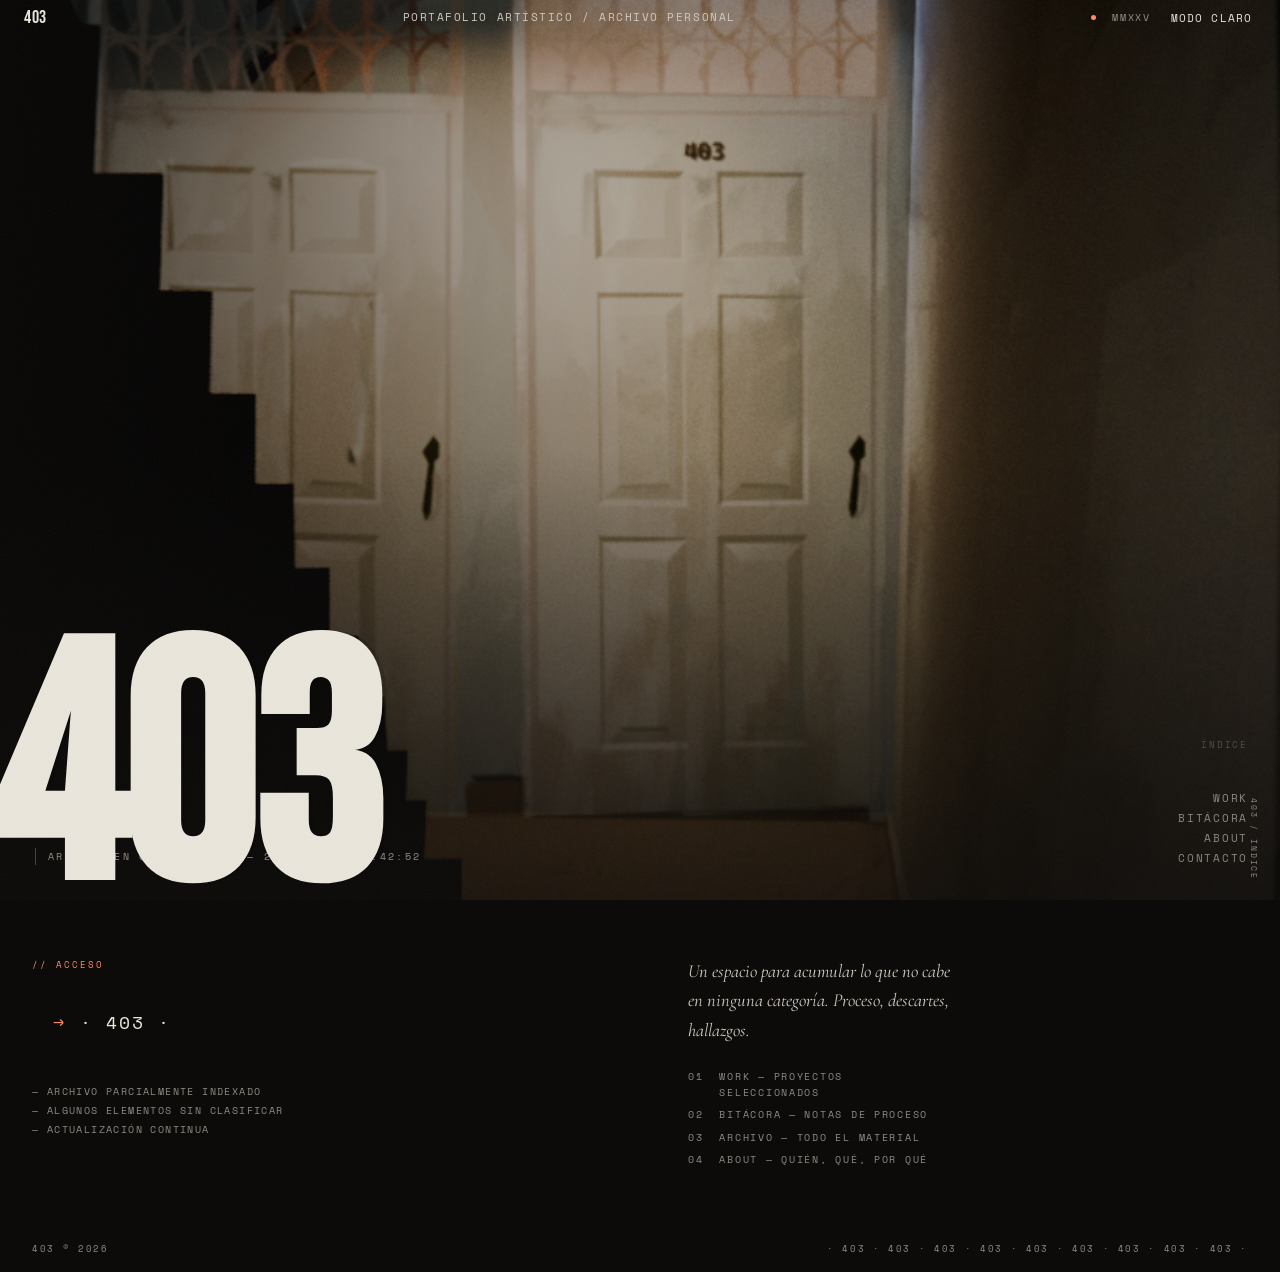
<file: index.html>
<!DOCTYPE html>
<html lang="es">
<head>
  <meta charset="UTF-8" />
  <meta name="viewport" content="width=device-width, initial-scale=1.0" />
  <title>403 — archivo en construcción</title>
  <meta name="description" content="Portafolio artístico, archivo personal, bitácora de proceso." />
  <link rel="stylesheet" href="styles.css" />
</head>
<body>

  <!-- ═══════════════════════════════════════════
       TOPBAR — superpuesta sobre el hero (transparent)
       ═══════════════════════════════════════════ -->
  <header class="topbar topbar--transparent" role="banner">
    <span class="topbar__id">403</span>
    <span class="topbar__crumb">portafolio artístico / archivo personal</span>
    <div class="topbar__meta">
      <span class="topbar__dot" title="en línea"></span>
      <span>MMXXV</span>
      <!-- botón mobile: aparece en pantallas pequeñas -->
      <button class="nav-toggle" aria-label="Abrir menú" aria-expanded="false">[menú]</button>
    </div>
  </header>

  <!-- ═══════════════════════════════════════════
       NAV OVERLAY (mobile)
       ═══════════════════════════════════════════ -->
  <div class="nav-overlay" role="dialog" aria-label="Menú de navegación">
    <button class="nav-overlay__close" aria-label="Cerrar menú">[cerrar]</button>
    <nav class="nav-overlay__links" aria-label="Navegación principal">
      <a href="index.html">Inicio</a>
      <a href="work.html">Work</a>
      <a href="bitacora.html">Bitácora</a>
      <a href="archivo.html">Archivo</a>
      <a href="about.html">About</a>
      <a href="contact.html">Contacto</a>
    </nav>
  </div>


  <!-- ═══════════════════════════════════════════
       HERO — pantalla completa, composición editorial
       ═══════════════════════════════════════════ -->
  <main>
    <section class="hero" aria-label="Portada">

      <!--
        IMAGEN PRINCIPAL:
        Descomenta el <img> y pon la ruta a tu imagen.
        Tamaño recomendado: 2400×1600 px mínimo.
        La imagen tiene un filtro de contraste / grises aplicado por CSS.
        Sin imagen: el gradiente oscuro de fondo ya funciona bien.
      -->
      
      <img
        src="assets/hero.png"
        alt="imagen principal"
        class="hero__img"
      />
     

      <!-- gradiente de oscurecimiento sobre la imagen -->
      <div class="hero__vignette" aria-hidden="true"></div>

      <!-- "403" — TÍTULO ENORME, anclado abajo-izquierda -->
      <h1 class="hero__title" aria-label="403">403</h1>

      <!-- SUBTÍTULO — en la esquina inferior izquierda -->
      <p class="hero__sub">
        archivo en construcción — <span class="js-timestamp"></span>
      </p>

      <!--
        NAVEGACIÓN — lado derecho del hero.
        Integrada en la composición, no es una barra.
      -->
      <p class="hero__nav-label" aria-hidden="true">índice</p>
      <nav class="hero__nav" aria-label="Secciones">
        <a href="work.html">Work</a>
        <a href="bitacora.html">Bitácora</a>
        <a href="about.html">About</a>
        <a href="contact.html">Contacto</a>
      </nav>

    </section>


    <!-- ═══════════════════════════════════════════
         SECCIÓN INFERIOR — PUERTA AL ARCHIVO + descripción
         ═══════════════════════════════════════════ -->
    <section class="home-lower" aria-label="Acceso al archivo">

</div>
      <!-- Columna izquierda: el elemento especial -->
      <div class="home-lower__left js-reveal">
        <span class="home-lower__label">// acceso</span>

        <!--
          ARCHIVE DOOR — elemento especial.
          El JS aplica text scramble al texto [data-scramble].
          CSS: relleno desde abajo al hacer hover.
        -->


          <!-- POPUP TEST -->
      <div id="popup-test" class="popup">
        <div class="popup-content">
          <p class="popup-label">INPUT REQUIRED</p>

          <input id="calc-input" type="text" placeholder="400 + 3">

          <div class="popup-actions">
            <button onclick="closePopup()">cerrar</button>
            <button onclick="checkAccess()">→</button>
          </div>

          <p id="feedback"></p>
        </div>
      </div>


        <!-- Button access archivo -->
        <a href="#" class="archive-door" id="archive-door" aria-label="Acceder al archivo completo">
          <span class="archive-door__inner">
            <span class="archive-door__arrow" aria-hidden="true">→</span>
            <span data-scramble>· 403 · </span>
          </span>
        </a>
        <!-- <a href="archivo.html" class="archive-door" aria-label="Acceder al archivo completo">
          <span class="archive-door__inner">
            <span class="archive-door__arrow" aria-hidden="true">→</span>
            <span data-scramble>· 403 · </span>
          </span>
        </a> -->

        <!-- notas pequeñas debajo -->
        <div class="home-lower__note" aria-label="Estado del archivo">
          <p>archivo parcialmente indexado</p>
          <p>algunos elementos sin clasificar</p>
          <p>actualización continua</p>
        </div>
      </div>

      <!-- Columna derecha: descripción + mini índice -->
      <div class="home-lower__right js-reveal">
        <p class="home-lower__desc">
          Un espacio para acumular lo que no cabe en ninguna
          categoría. Proceso, descartes, hallazgos.
        </p>

        <!-- mini índice del sitio -->
        <dl class="home-lower__index" aria-label="Secciones del sitio">
          <dt>01</dt><dd>Work — proyectos seleccionados</dd>
          <dt>02</dt><dd>Bitácora — notas de proceso</dd>
          <dt>03</dt><dd>Archivo — todo el material</dd>
          <dt>04</dt><dd>About — quién, qué, por qué</dd>
        </dl>
      </div>

    </section>

    <!-- PIE DE PÁGINA -->
    <footer class="home-footer js-reveal">
      <p>403 &copy; 2026</p>
      <p>· 403 · 403 · 403 · 403 · 403 · 403 · 403 · 403 · 403 ·</p>
    </footer>

  </main>


  <!-- etiqueta decorativa de esquina -->
  <span class="corner-label" aria-hidden="true">403 / índice</span>

  <script src="project-data.js"></script>
  <script src="script.js"></script>
<script>
const popup = document.getElementById("popup-test");
const input = document.getElementById("calc-input");
const feedback = document.getElementById("feedback");

document.getElementById("archive-door").addEventListener("click", function(e) {
  e.preventDefault();
  popup.classList.add("active");

  setTimeout(() => {
    input.focus();
  }, 50);
});

function closePopup() {
  popup.classList.remove("active");

  setTimeout(() => {
    input.value = "";
    feedback.textContent = "";
  }, 300);
}

/* TYPEWRITER EFFECT */
function typeText(text, element, speed = 25) {
  element.textContent = "";
  let i = 0;

  function type() {
    if (i < text.length) {
      element.textContent += text.charAt(i);
      i++;
      setTimeout(type, speed);
    }
  }

  type();
}

/* GLITCH EFFECT */
function triggerGlitch() {
  popup.querySelector(".popup-content").classList.add("glitch");

  setTimeout(() => {
    popup.querySelector(".popup-content").classList.remove("glitch");
  }, 200);
}

function checkAccess() {
  const value = input.value;

  feedback.textContent = "";

  setTimeout(() => {
    try {
      const result = eval(value);

      if (result === 403) {
        typeText("access granted...", feedback, 30);

        setTimeout(() => {
          window.location.href = "archivo.html";
        }, 1200);

      } else {
        triggerGlitch();
        typeText("403", feedback, 40);
      }

    } catch {
      triggerGlitch();
      typeText("...", feedback, 40);
    }
  }, 400);
}

/* ENTER KEY SUPPORT */
input.addEventListener("keydown", function(e) {
  if (e.key === "Enter") {
    checkAccess();
  }
});
</script>
</body>
</html>
</file>
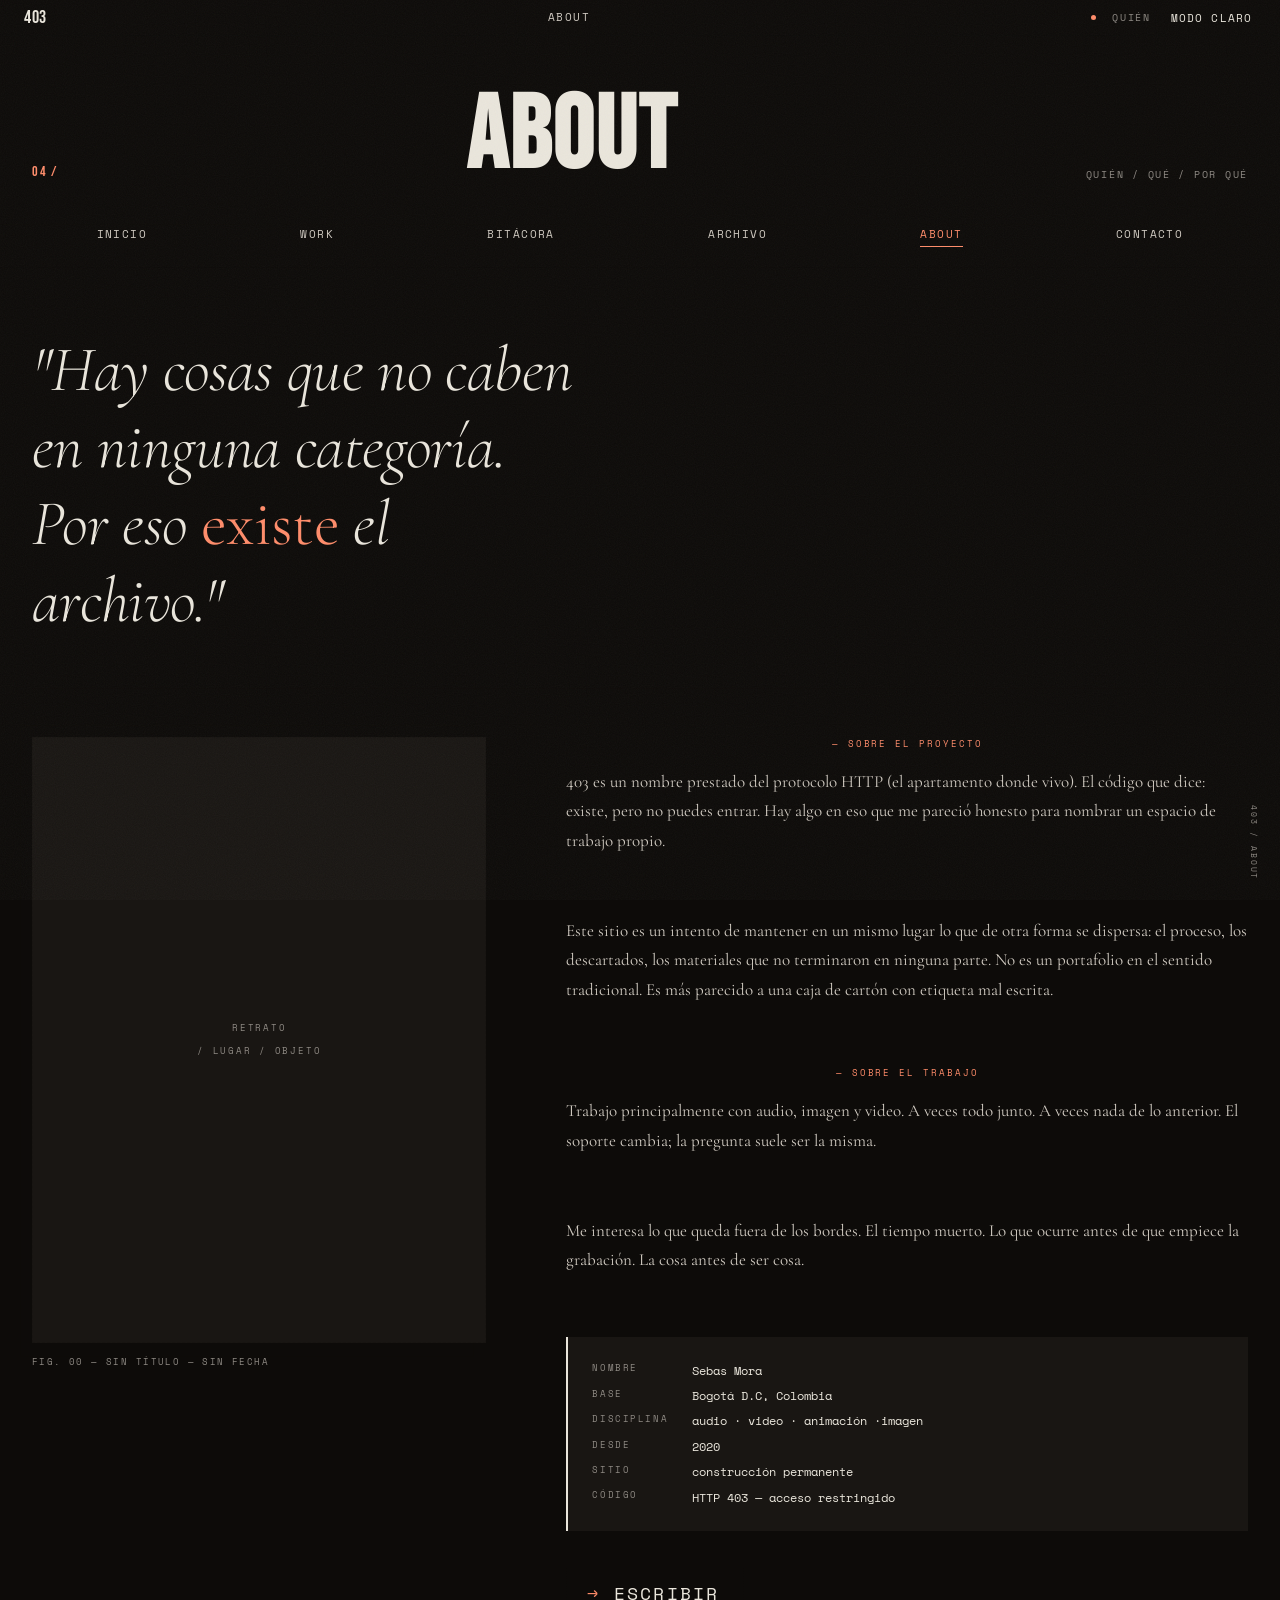
<file: about.html>
<!DOCTYPE html>
<html lang="es">
<head>
  <meta charset="UTF-8" />
  <meta name="viewport" content="width=device-width, initial-scale=1.0" />
  <title>About — 403</title>
  <meta name="description" content="Quién, qué, por qué." />
  <link rel="stylesheet" href="styles.css" />
</head>
<body>

  <!-- TOPBAR -->
  <header class="topbar" role="banner">
    <a href="index.html" class="topbar__id">403</a>
    <span class="topbar__crumb">About</span>
    <div class="topbar__meta">
      <span class="topbar__dot"></span>
      <span>quién</span>
      <button class="nav-toggle" aria-label="Abrir menú" aria-expanded="false">[menú]</button>
    </div>
  </header>

  <!-- NAV OVERLAY (mobile) -->
  <div class="nav-overlay" role="dialog" aria-label="Menú">
    <button class="nav-overlay__close">[cerrar]</button>
    <nav class="nav-overlay__links">
      <a href="index.html">Inicio</a>
      <a href="work.html">Work</a>
      <a href="bitacora.html">Bitácora</a>
      <a href="archivo.html">Archivo</a>
      <a href="about.html">About</a>
      <a href="contact.html">Contacto</a>
    </nav>
  </div>

  <div class="page-wrap">

    <!-- CABECERA -->
    <header class="section-head js-reveal">
      <span class="section-head__num">04 /</span>
      <h1 class="section-head__title">About</h1>
      <div class="section-head__meta">
        <p>quién / qué / por qué</p>
      </div>
    </header>

    <nav class="inner-nav" aria-label="Navegación secundaria">
      <a href="index.html">Inicio</a>
      <a href="work.html">Work</a>
      <a href="bitacora.html">Bitácora</a>
      <a href="archivo.html">Archivo</a>
      <a href="about.html">About</a>
      <a href="contact.html">Contacto</a>
    </nav>

    <main class="about-body">

      <!-- CITA GRANDE — parte superior, todo el ancho -->
      <section class="about-quote js-reveal" aria-label="Presentación">
        <blockquote>
          "Hay cosas que no caben en ninguna categoría.
          Por eso <em>existe</em> el archivo."
        </blockquote>
      </section>

      <!-- LAYOUT ASIMÉTRICO: imagen (2fr) + texto (3fr) -->
      <div class="about-split">

        <!-- Imagen: offset decorativo vía CSS ::before -->
        <div class="about-split__image js-reveal" aria-hidden="false">
          <!--
            Reemplaza con tu imagen real.
            Formato vertical recomendado: 600×800 px mínimo.
            <img src="assets/about.jpg" alt="descripción" class="about-split__img" />
          -->
            <!-- <img src="assets\Cover.png" alt="descripción" class="about-split__img" / -->
          <div class="about-img-placeholder" role="img" aria-label="Imagen — placeholder">
            <span>retrato</span>
            <span>/ lugar / objeto</span>
          </div>
          <p class="about-img-caption">fig. 00 — sin título — sin fecha</p>
        </div>

        <!-- Textos -->
        <div class="about-split__text">

          <!-- Bloque 1: sobre el proyecto -->
          <div class="about-text-block js-reveal">
            <span class="about-label">— sobre el proyecto</span>
            <p>
              403 es un nombre prestado del protocolo HTTP (el apartamento donde vivo).
              El código que dice: existe, pero no puedes entrar.
              Hay algo en eso que me pareció honesto para nombrar
              un espacio de trabajo propio.
            </p>
            <p>
              Este sitio es un intento de mantener en un mismo lugar
              lo que de otra forma se dispersa: el proceso, los
              descartados, los materiales que no terminaron en
              ninguna parte. No es un portafolio en el sentido
              tradicional. Es más parecido a una caja de cartón
              con etiqueta mal escrita.
            </p>
          </div>

          <!-- Bloque 2: sobre el trabajo -->
          <div class="about-text-block js-reveal">
            <span class="about-label">— sobre el trabajo</span>
            <p>
              Trabajo principalmente con audio, imagen y video.
              A veces todo junto. A veces nada de lo anterior.
              El soporte cambia; la pregunta suele ser la misma.
            </p>
            <p>
              Me interesa lo que queda fuera de los bordes.
              El tiempo muerto. Lo que ocurre antes de que
              empiece la grabación. La cosa antes de ser cosa.
            </p>
          </div>

          <!-- Ficha técnica tipo metadata — reemplaza con tus datos -->
          <dl class="about-meta js-reveal" aria-label="Información de contacto y contexto">
            <dt>nombre</dt>
            <dd>Sebas Mora</dd>

            <dt>base</dt>
            <dd>Bogotá D.C, Colombia</dd>

            <dt>disciplina</dt>
            <dd>audio · video · animación ·imagen</dd>

            <dt>desde</dt>
            <dd>2020</dd>

            <dt>sitio</dt>
            <dd>construcción permanente</dd>

            <dt>código</dt>
            <dd>HTTP 403 — acceso restringido</dd>
          </dl>

          <!-- link a contacto -->
          <div class="js-reveal">
            <a href="contact.html" class="archive-door" aria-label="Ir a la página de contacto" data-scramble-target="Contacto">
              <span class="archive-door__inner">
                <span class="archive-door__arrow" aria-hidden="true">→</span>
                <span data-scramble>escribir</span>
              </span>
            </a>
          </div>

        </div><!-- /.about-split__text -->

      </div><!-- /.about-split -->

    </main>
  </div>

  <span class="corner-label" aria-hidden="true">403 / about</span>
  <script src="project-data.js"></script>
  <script src="script.js"></script>
</body>
</html>
</file>
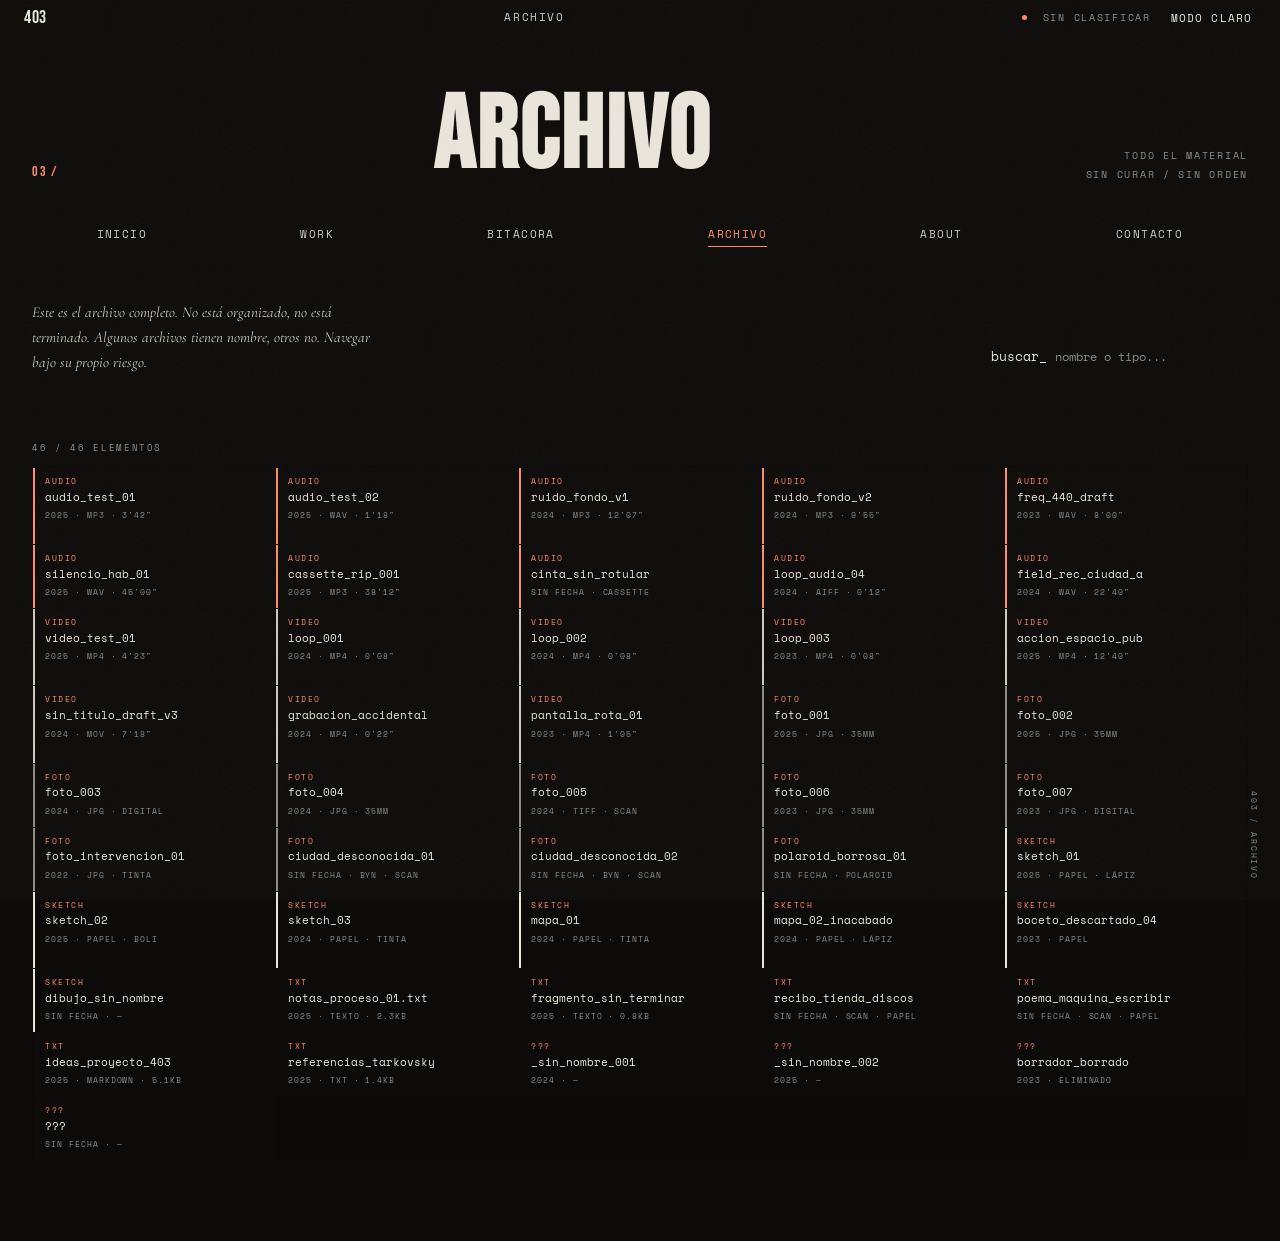
<file: archivo.html>
<!DOCTYPE html>
<html lang="es">
<head>
  <meta charset="UTF-8" />
  <meta name="viewport" content="width=device-width, initial-scale=1.0" />
  <title>Archivo — 403</title>
  <meta name="description" content="Archivo completo. Todo el material. Sin curar." />
  <link rel="stylesheet" href="styles.css" />
</head>
<body>

  <!-- TOPBAR -->
  <header class="topbar" role="banner">
    <a href="index.html" class="topbar__id">403</a>
    <span class="topbar__crumb">Archivo</span>
    <div class="topbar__meta">
      <span class="topbar__dot"></span>
      <span>sin clasificar</span>
      <button class="nav-toggle" aria-label="Abrir menú" aria-expanded="false">[menú]</button>
    </div>
  </header>

  <!-- NAV OVERLAY (mobile) -->
  <div class="nav-overlay" role="dialog" aria-label="Menú">
    <button class="nav-overlay__close">[cerrar]</button>
    <nav class="nav-overlay__links">
      <a href="index.html">Inicio</a>
      <a href="work.html">Work</a>
      <a href="bitacora.html">Bitácora</a>
      <a href="archivo.html">Archivo</a>
      <a href="about.html">About</a>
      <a href="contact.html">Contacto</a>
    </nav>
  </div>

  <div class="page-wrap">

    <!-- CABECERA -->
    <header class="section-head js-reveal">
      <span class="section-head__num">03 /</span>
      <h1 class="section-head__title">Archivo</h1>
      <div class="section-head__meta">
        <p>todo el material</p>
        <p>sin curar / sin orden</p>
      </div>
    </header>

    <nav class="inner-nav" aria-label="Navegación secundaria">
      <a href="index.html">Inicio</a>
      <a href="work.html">Work</a>
      <a href="bitacora.html">Bitácora</a>
      <a href="archivo.html">Archivo</a>
      <a href="about.html">About</a>
      <a href="contact.html">Contacto</a>
    </nav>

    <main class="archivo-body">

      <!-- Intro + buscador -->
      <div class="archivo-intro js-reveal">
        <p>
          Este es el archivo completo. No está organizado, no está terminado.
          Algunos archivos tienen nombre, otros no. Navegar bajo su propio riesgo.
        </p>

        <!-- BÚSQUEDA EN TIEMPO REAL (JS activa el filtro) -->
        <label class="archivo-search" aria-label="Buscar en el archivo">
          <span>buscar_</span>
          <input
            type="search"
            placeholder="nombre o tipo..."
            autocomplete="off"
            spellcheck="false"
            aria-label="Filtrar archivos"
          />
        </label>
      </div>

      <!-- Contador (actualizado por JS) -->
      <p class="archivo-stats js-reveal" aria-live="polite"></p>

      <!-- ════════════════════════════════════════
           LISTA DENSA DEL ARCHIVO
           data-type: audio | video | foto | sketch | txt
           El JS filtra por este atributo o por nombre
           ════════════════════════════════════════ -->
      <ul class="archivo-list js-reveal" role="list" aria-label="Elementos del archivo">

        <!-- AUDIO -->
        <li class="archivo-item" data-type="audio">
          <span class="archivo-item__type">audio</span>
          <span class="archivo-item__name">audio_test_01</span>
          <span class="archivo-item__meta">2025 · mp3 · 3'42"</span>
        </li>
        <li class="archivo-item" data-type="audio">
          <span class="archivo-item__type">audio</span>
          <span class="archivo-item__name">audio_test_02</span>
          <span class="archivo-item__meta">2025 · wav · 1'18"</span>
        </li>
        <li class="archivo-item" data-type="audio">
          <span class="archivo-item__type">audio</span>
          <span class="archivo-item__name">ruido_fondo_v1</span>
          <span class="archivo-item__meta">2024 · mp3 · 12'07"</span>
        </li>
        <li id="item-ruido_fondo_v2" class="archivo-item" data-type="audio" data-work="work.html#project-ruido-fondo-vol-2">
          <span class="archivo-item__type">audio</span>
          <span class="archivo-item__name">ruido_fondo_v2</span>
          <span class="archivo-item__meta">2024 · mp3 · 9'55"</span>
        </li>
        <li id="item-freq_440_draft" class="archivo-item" data-type="audio" data-work="work.html#project-frecuencia-440">
          <span class="archivo-item__type">audio</span>
          <span class="archivo-item__name">freq_440_draft</span>
          <span class="archivo-item__meta">2023 · wav · 8'00"</span>
        </li>
        <li class="archivo-item" data-type="audio">
          <span class="archivo-item__type">audio</span>
          <span class="archivo-item__name">silencio_hab_01</span>
          <span class="archivo-item__meta">2025 · wav · 45'00"</span>
        </li>
        <li class="archivo-item" data-type="audio">
          <span class="archivo-item__type">audio</span>
          <span class="archivo-item__name">cassette_rip_001</span>
          <span class="archivo-item__meta">2025 · mp3 · 38'12"</span>
        </li>
        <li class="archivo-item" data-type="audio">
          <span class="archivo-item__type">audio</span>
          <span class="archivo-item__name">cinta_sin_rotular</span>
          <span class="archivo-item__meta">sin fecha · cassette</span>
        </li>
        <li class="archivo-item" data-type="audio">
          <span class="archivo-item__type">audio</span>
          <span class="archivo-item__name">loop_audio_04</span>
          <span class="archivo-item__meta">2024 · aiff · 0'12"</span>
        </li>
        <li class="archivo-item" data-type="audio">
          <span class="archivo-item__type">audio</span>
          <span class="archivo-item__name">field_rec_ciudad_a</span>
          <span class="archivo-item__meta">2024 · wav · 22'40"</span>
        </li>

        <!-- VIDEO -->
        <li class="archivo-item" data-type="video">
          <span class="archivo-item__type">video</span>
          <span class="archivo-item__name">video_test_01</span>
          <span class="archivo-item__meta">2025 · mp4 · 4'23"</span>
        </li>
        <li class="archivo-item" data-type="video">
          <span class="archivo-item__type">video</span>
          <span class="archivo-item__name">loop_001</span>
          <span class="archivo-item__meta">2024 · mp4 · 0'08"</span>
        </li>
        <li class="archivo-item" data-type="video">
          <span class="archivo-item__type">video</span>
          <span class="archivo-item__name">loop_002</span>
          <span class="archivo-item__meta">2024 · mp4 · 0'08"</span>
        </li>
        <li class="archivo-item" data-type="video">
          <span class="archivo-item__type">video</span>
          <span class="archivo-item__name">loop_003</span>
          <span class="archivo-item__meta">2023 · mp4 · 0'08"</span>
        </li>
        <li id="item-accion_espacio_pub" class="archivo-item" data-type="video" data-work="work.html#project-sin-titulo-07">
          <span class="archivo-item__type">video</span>
          <span class="archivo-item__name">accion_espacio_pub</span>
          <span class="archivo-item__meta">2025 · mp4 · 12'40"</span>
        </li>
        <li class="archivo-item" data-type="video">
          <span class="archivo-item__type">video</span>
          <span class="archivo-item__name">sin_titulo_draft_v3</span>
          <span class="archivo-item__meta">2024 · mov · 7'18"</span>
        </li>
        <li class="archivo-item" data-type="video">
          <span class="archivo-item__type">video</span>
          <span class="archivo-item__name">grabacion_accidental</span>
          <span class="archivo-item__meta">2024 · mp4 · 0'22"</span>
        </li>
        <li id="item-loop_003" class="archivo-item" data-type="video" data-work="work.html#project-loop-003">
          <span class="archivo-item__type">video</span>
          <span class="archivo-item__name">pantalla_rota_01</span>
          <span class="archivo-item__meta">2023 · mp4 · 1'05"</span>
        </li>

        <!-- FOTO -->
        <li class="archivo-item" data-type="foto">
          <span class="archivo-item__type">foto</span>
          <span class="archivo-item__name">foto_001</span>
          <span class="archivo-item__meta">2025 · jpg · 35mm</span>
        </li>
        <li class="archivo-item" data-type="foto">
          <span class="archivo-item__type">foto</span>
          <span class="archivo-item__name">foto_002</span>
          <span class="archivo-item__meta">2025 · jpg · 35mm</span>
        </li>
        <li class="archivo-item" data-type="foto">
          <span class="archivo-item__type">foto</span>
          <span class="archivo-item__name">foto_003</span>
          <span class="archivo-item__meta">2024 · jpg · digital</span>
        </li>
        <li class="archivo-item" data-type="foto">
          <span class="archivo-item__type">foto</span>
          <span class="archivo-item__name">foto_004</span>
          <span class="archivo-item__meta">2024 · jpg · 35mm</span>
        </li>
        <li class="archivo-item" data-type="foto">
          <span class="archivo-item__type">foto</span>
          <span class="archivo-item__name">foto_005</span>
          <span class="archivo-item__meta">2024 · tiff · scan</span>
        </li>
        <li class="archivo-item" data-type="foto">
          <span class="archivo-item__type">foto</span>
          <span class="archivo-item__name">foto_006</span>
          <span class="archivo-item__meta">2023 · jpg · 35mm</span>
        </li>
        <li class="archivo-item" data-type="foto">
          <span class="archivo-item__type">foto</span>
          <span class="archivo-item__name">foto_007</span>
          <span class="archivo-item__meta">2023 · jpg · digital</span>
        </li>
        <li class="archivo-item" data-type="foto">
          <span class="archivo-item__type">foto</span>
          <span class="archivo-item__name">foto_intervencion_01</span>
          <span class="archivo-item__meta">2022 · jpg · tinta</span>
        </li>
        <li class="archivo-item" data-type="foto">
          <span class="archivo-item__type">foto</span>
          <span class="archivo-item__name">ciudad_desconocida_01</span>
          <span class="archivo-item__meta">sin fecha · byn · scan</span>
        </li>
        <li class="archivo-item" data-type="foto">
          <span class="archivo-item__type">foto</span>
          <span class="archivo-item__name">ciudad_desconocida_02</span>
          <span class="archivo-item__meta">sin fecha · byn · scan</span>
        </li>
        <li class="archivo-item" data-type="foto">
          <span class="archivo-item__type">foto</span>
          <span class="archivo-item__name">polaroid_borrosa_01</span>
          <span class="archivo-item__meta">sin fecha · polaroid</span>
        </li>

        <!-- SKETCH -->
        <li class="archivo-item" data-type="sketch">
          <span class="archivo-item__type">sketch</span>
          <span class="archivo-item__name">sketch_01</span>
          <span class="archivo-item__meta">2025 · papel · lápiz</span>
        </li>
        <li class="archivo-item" data-type="sketch">
          <span class="archivo-item__type">sketch</span>
          <span class="archivo-item__name">sketch_02</span>
          <span class="archivo-item__meta">2025 · papel · boli</span>
        </li>
        <li class="archivo-item" data-type="sketch">
          <span class="archivo-item__type">sketch</span>
          <span class="archivo-item__name">sketch_03</span>
          <span class="archivo-item__meta">2024 · papel · tinta</span>
        </li>
        <li id="item-mapa_01" class="archivo-item" data-type="sketch" data-work="work.html#project-cartografia-personal">
          <span class="archivo-item__type">sketch</span>
          <span class="archivo-item__name">mapa_01</span>
          <span class="archivo-item__meta">2024 · papel · tinta</span>
        </li>
        <li class="archivo-item" data-type="sketch">
          <span class="archivo-item__type">sketch</span>
          <span class="archivo-item__name">mapa_02_inacabado</span>
          <span class="archivo-item__meta">2024 · papel · lápiz</span>
        </li>
        <li id="item-boceto_descartado_04" class="archivo-item" data-type="sketch" data-work="work.html#project-borrador-rojo">
          <span class="archivo-item__type">sketch</span>
          <span class="archivo-item__name">boceto_descartado_04</span>
          <span class="archivo-item__meta">2023 · papel</span>
        </li>
        <li class="archivo-item" data-type="sketch">
          <span class="archivo-item__type">sketch</span>
          <span class="archivo-item__name">dibujo_sin_nombre</span>
          <span class="archivo-item__meta">sin fecha · —</span>
        </li>

        <!-- TEXTO -->
        <li class="archivo-item" data-type="txt">
          <span class="archivo-item__type">txt</span>
          <span class="archivo-item__name">notas_proceso_01.txt</span>
          <span class="archivo-item__meta">2025 · texto · 2.3kb</span>
        </li>
        <li class="archivo-item" data-type="txt">
          <span class="archivo-item__type">txt</span>
          <span class="archivo-item__name">fragmento_sin_terminar</span>
          <span class="archivo-item__meta">2025 · texto · 0.8kb</span>
        </li>
        <li class="archivo-item" data-type="txt">
          <span class="archivo-item__type">txt</span>
          <span class="archivo-item__name">recibo_tienda_discos</span>
          <span class="archivo-item__meta">sin fecha · scan · papel</span>
        </li>
        <li class="archivo-item" data-type="txt">
          <span class="archivo-item__type">txt</span>
          <span class="archivo-item__name">poema_maquina_escribir</span>
          <span class="archivo-item__meta">sin fecha · scan · papel</span>
        </li>
        <li class="archivo-item" data-type="txt">
          <span class="archivo-item__type">txt</span>
          <span class="archivo-item__name">ideas_proyecto_403</span>
          <span class="archivo-item__meta">2025 · markdown · 5.1kb</span>
        </li>
        <li class="archivo-item" data-type="txt">
          <span class="archivo-item__type">txt</span>
          <span class="archivo-item__name">referencias_tarkovsky</span>
          <span class="archivo-item__meta">2025 · txt · 1.4kb</span>
        </li>

        <!-- SIN CATEGORÍA / INCLASIFICABLES -->
        <li class="archivo-item" data-type="">
          <span class="archivo-item__type">???</span>
          <span class="archivo-item__name">_sin_nombre_001</span>
          <span class="archivo-item__meta">2024 · —</span>
        </li>
        <li class="archivo-item" data-type="">
          <span class="archivo-item__type">???</span>
          <span class="archivo-item__name">_sin_nombre_002</span>
          <span class="archivo-item__meta">2025 · —</span>
        </li>
        <li class="archivo-item" data-type="">
          <span class="archivo-item__type">???</span>
          <span class="archivo-item__name">borrador_borrado</span>
          <span class="archivo-item__meta">2023 · eliminado</span>
        </li>
        <li class="archivo-item" data-type="">
          <span class="archivo-item__type">???</span>
          <span class="archivo-item__name">???</span>
          <span class="archivo-item__meta">sin fecha · —</span>
        </li>

      </ul>

    </main>
  </div>

  <span class="corner-label" aria-hidden="true">403 / archivo</span>
  <script src="project-data.js"></script>
  <script src="script.js"></script>
</body>
</html>
</file>
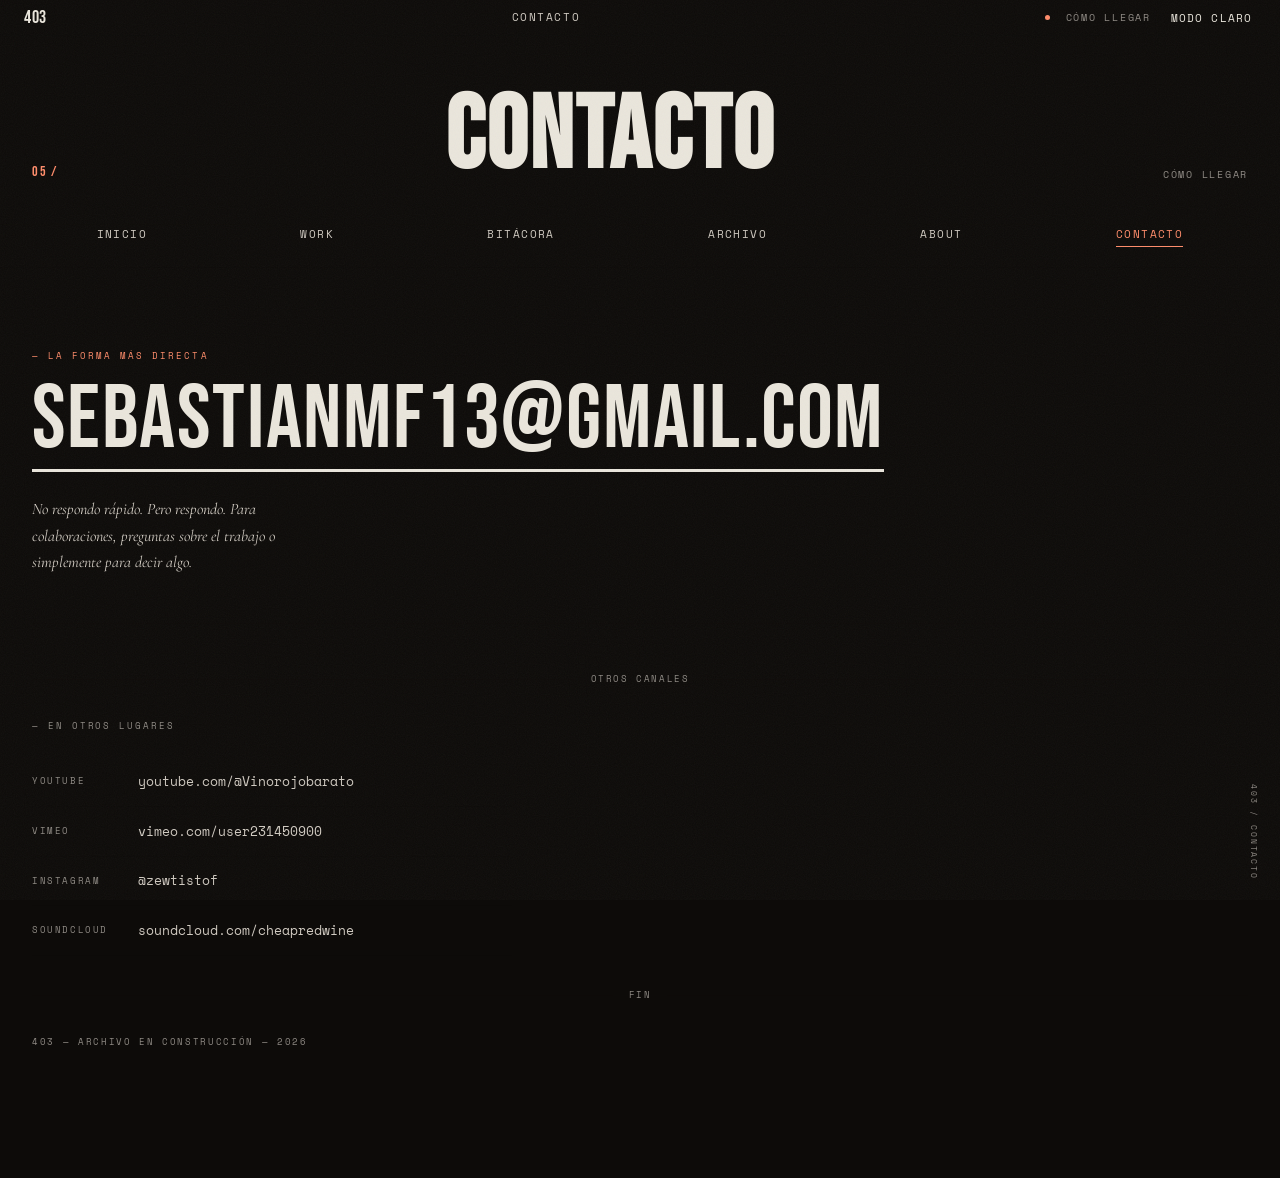
<file: contact.html>
<!DOCTYPE html>
<html lang="es">
<head>
  <meta charset="UTF-8" />
  <meta name="viewport" content="width=device-width, initial-scale=1.0" />
  <title>Contacto — 403</title>
  <meta name="description" content="Cómo llegar." />
  <link rel="stylesheet" href="styles.css" />
</head>
<body>

  <!-- TOPBAR -->
  <header class="topbar" role="banner">
    <a href="index.html" class="topbar__id">403</a>
    <span class="topbar__crumb">Contacto</span>
    <div class="topbar__meta">
      <span class="topbar__dot"></span>
      <span>cómo llegar</span>
      <button class="nav-toggle" aria-label="Abrir menú" aria-expanded="false">[menú]</button>
    </div>
  </header>

  <!-- NAV OVERLAY (mobile) -->
  <div class="nav-overlay" role="dialog" aria-label="Menú">
    <button class="nav-overlay__close">[cerrar]</button>
    <nav class="nav-overlay__links">
      <a href="index.html">Inicio</a>
      <a href="work.html">Work</a>
      <a href="bitacora.html">Bitácora</a>
      <a href="archivo.html">Archivo</a>
      <a href="about.html">About</a>
      <a href="contact.html">Contacto</a>
    </nav>
  </div>

  <div class="page-wrap">

    <!-- CABECERA -->
    <header class="section-head js-reveal">
      <span class="section-head__num">05 /</span>
      <h1 class="section-head__title">Contacto</h1>
      <div class="section-head__meta">
        <p>cómo llegar</p>
      </div>
    </header>

    <nav class="inner-nav" aria-label="Navegación secundaria">
      <a href="index.html">Inicio</a>
      <a href="work.html">Work</a>
      <a href="bitacora.html">Bitácora</a>
      <a href="archivo.html">Archivo</a>
      <a href="about.html">About</a>
      <a href="contact.html">Contacto</a>
    </nav>

    <main class="contact-body">

      <!-- EMAIL GRANDE -->
      <section class="contact-email-section js-reveal" aria-label="Email de contacto">
        <span class="contact-email-label">— la forma más directa</span>

        <!--
          Reemplaza con tu email real.
          href="mailto:..." funciona en GitHub Pages sin backend.
        -->
        <a href="mailto:sebastianmf13@gmail.com" class="contact-email">
          sebastianmf13@gmail.com
        </a>

        <p class="contact-note">
          No respondo rápido. Pero respondo.
          Para colaboraciones, preguntas sobre el trabajo
          o simplemente para decir algo.
        </p>
      </section>

      <!-- SEPARADOR -->
      <div class="divider-text js-reveal" aria-hidden="true">otros canales</div>

      <!-- REDES SOCIALES -->
      <section aria-label="Redes sociales">
        <span class="contact-redes-label">— en otros lugares</span>

        <nav class="contact-redes" aria-label="Redes y plataformas">

          <!--
            Reemplaza los href="#" con tus URLs reales.
            Elimina las redes que no uses.
          -->

          <a href="https://www.youtube.com/@Vinorojobarato" class="contact-red js-reveal" target="_blank" rel="noopener noreferrer">
            <span class="contact-red__platform">YouTube</span>
            <span class="contact-red__handle">youtube.com/@Vinorojobarato</span>
          </a>

          <a href="https://vimeo.com/user231450900" class="contact-red js-reveal" target="_blank" rel="noopener noreferrer">
            <span class="contact-red__platform">Vimeo</span>
            <span class="contact-red__handle">vimeo.com/user231450900</span>
          </a>

          <a href="https://www.instagram.com/zewtistof/" class="contact-red js-reveal" target="_blank" rel="noopener noreferrer">
            <span class="contact-red__platform">Instagram</span>
            <span class="contact-red__handle">@zewtistof</span>
          </a>

          <a href="https://soundcloud.com/cheapredwine" class="contact-red js-reveal" target="_blank" rel="noopener noreferrer">
            <span class="contact-red__platform">SoundCloud</span>
            <span class="contact-red__handle">soundcloud.com/cheapredwine</span>
          </a>

        </nav>
      </section>

      <!-- PIE -->
      <div class="divider-text js-reveal" aria-hidden="true">fin</div>

      <p class="js-reveal" style="font-size:0.575rem; text-transform:uppercase; letter-spacing:0.18em; color:var(--ink-faint); padding-bottom:3rem;">
        403 — archivo en construcción — 2026
      </p>

    </main>
  </div>

  <span class="corner-label" aria-hidden="true">403 / contacto</span>  <script src="project-data.js"></script>  <script src="script.js"></script>
</body>
</html>
</file>
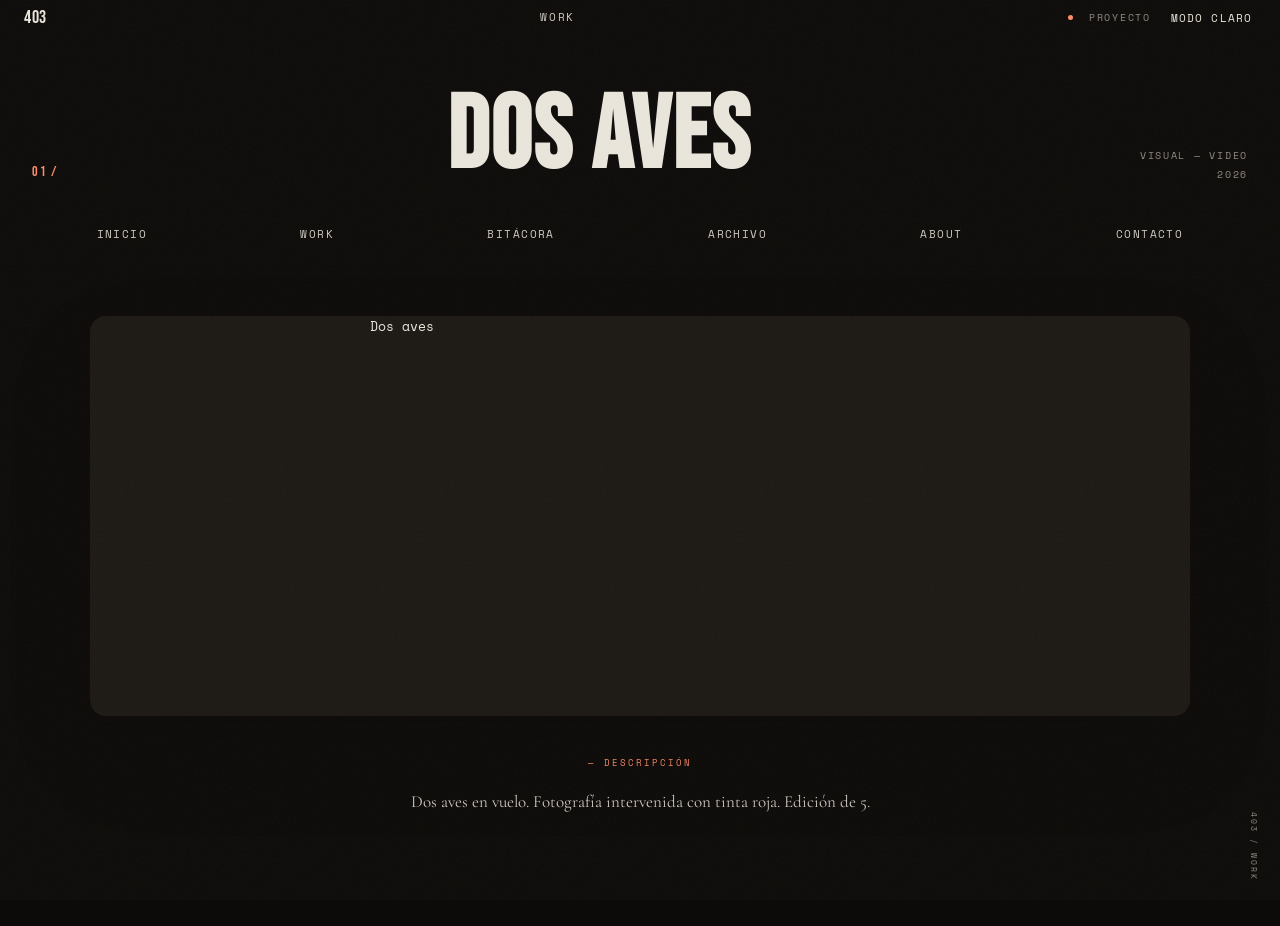
<file: work/project-dos-aves.html>
<!DOCTYPE html>
<html lang="es">
<head>
  <meta charset="UTF-8" />
  <meta name="viewport" content="width=device-width, initial-scale=1.0" />
  <title>Dos aves — 403</title>
  <meta name="description" content="Dos aves en vuelo. Fotografía intervenida con tinta roja. Edición de 5." />
  <link rel="stylesheet" href="../styles.css" />
</head>
<body>
  <header class="topbar" role="banner">
    <a href="../index.html" class="topbar__id">403</a>
    <span class="topbar__crumb">Work</span>
    <div class="topbar__meta">
      <span class="topbar__dot"></span>
      <span>proyecto</span>
      <button class="nav-toggle" aria-label="Abrir menú" aria-expanded="false">[menú]</button>
    </div>
  </header>

  <div class="nav-overlay" role="dialog" aria-label="Menú">
    <button class="nav-overlay__close">[cerrar]</button>
    <nav class="nav-overlay__links">
      <a href="../index.html">Inicio</a>
      <a href="../work.html">Work</a>
      <a href="../bitacora.html">Bitácora</a>
      <a href="../archivo.html">Archivo</a>
      <a href="../about.html">About</a>
      <a href="../contact.html">Contacto</a>
    </nav>
  </div>

  <div class="page-wrap" data-project-id="project-dos-aves">
    <header class="section-head js-reveal">
      <span class="section-head__num">01 /</span>
      <h1 class="section-head__title">Dos aves</h1>
      <div class="section-head__meta">
        <p>visual — video</p>
        <p>2026</p>
      </div>
    </header>

    <nav class="inner-nav" aria-label="Navegación secundaria">
      <a href="../index.html">Inicio</a>
      <a href="../work.html">Work</a>
      <a href="../bitacora.html">Bitácora</a>
      <a href="../archivo.html">Archivo</a>
      <a href="../about.html">About</a>
      <a href="../contact.html">Contacto</a>
    </nav>

    <div class="project-detail__media project__media">
      <div class="project__media-placeholder">
        <span>visual — video — cargando...</span>
      </div>
    </div>

    <main class="about-body">
      <section class="about-text-block js-reveal">
        <span class="about-label">— descripción</span>
        <p>Dos aves en vuelo. Fotografía intervenida con tinta roja. Edición de 5.</p>
      </section>
    </main>
  </div>

  <span class="corner-label" aria-hidden="true">403 / work</span>
  <script src="../project-data.js"></script>
  <script src="../script.js"></script>
</body>
</html>
</file>
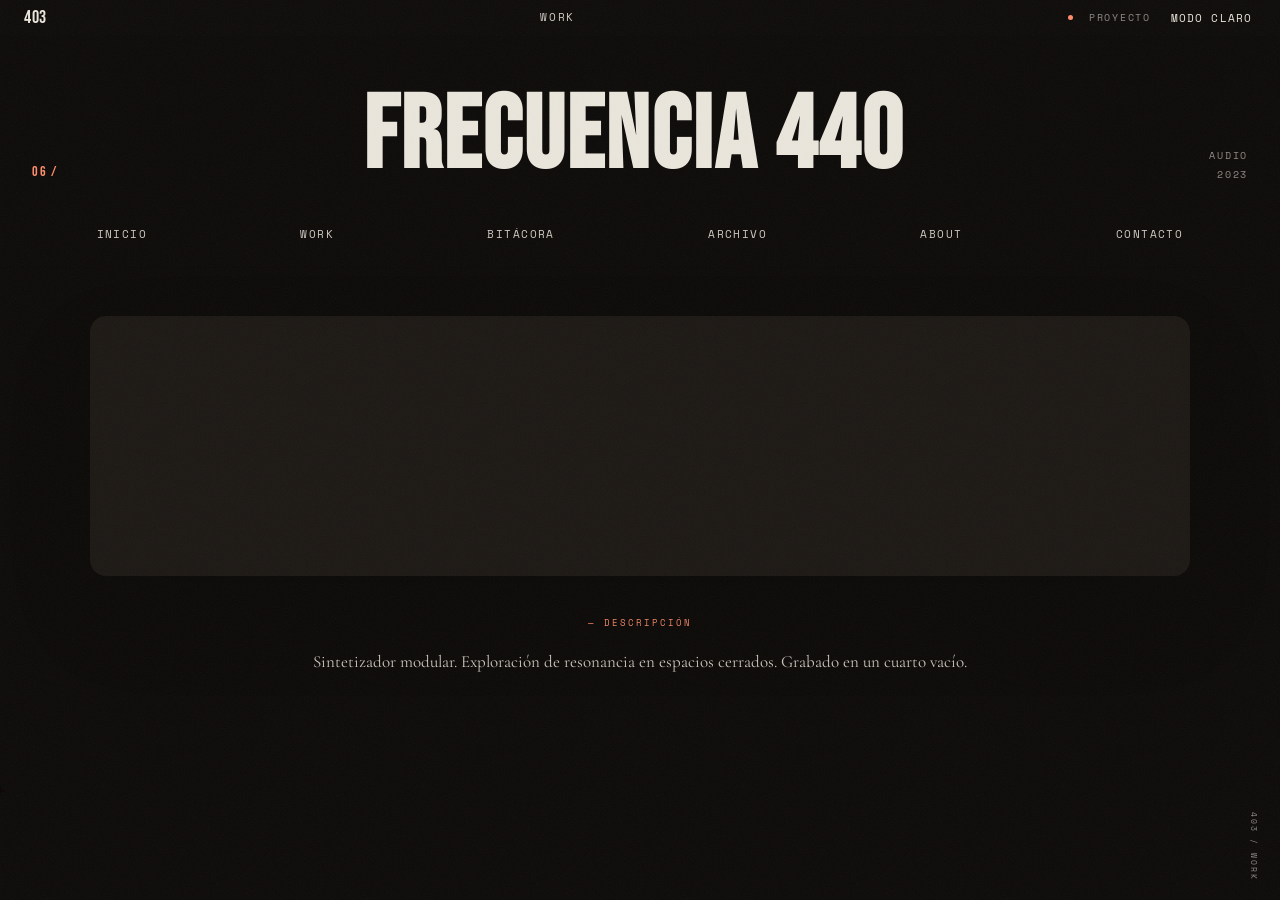
<file: work/project-frecuencia-440.html>
<!DOCTYPE html>
<html lang="es">
<head>
  <meta charset="UTF-8" />
  <meta name="viewport" content="width=device-width, initial-scale=1.0" />
  <title>Frecuencia 440 — 403</title>
  <meta name="description" content="Sintetizador modular. Exploración de resonancia en espacios cerrados. Grabado en un cuarto vacío." />
  <link rel="stylesheet" href="../styles.css" />
</head>
<body>
  <header class="topbar" role="banner">
    <a href="../index.html" class="topbar__id">403</a>
    <span class="topbar__crumb">Work</span>
    <div class="topbar__meta">
      <span class="topbar__dot"></span>
      <span>proyecto</span>
      <button class="nav-toggle" aria-label="Abrir menú" aria-expanded="false">[menú]</button>
    </div>
  </header>

  <div class="nav-overlay" role="dialog" aria-label="Menú">
    <button class="nav-overlay__close">[cerrar]</button>
    <nav class="nav-overlay__links">
      <a href="../index.html">Inicio</a>
      <a href="../work.html">Work</a>
      <a href="../bitacora.html">Bitácora</a>
      <a href="../archivo.html">Archivo</a>
      <a href="../about.html">About</a>
      <a href="../contact.html">Contacto</a>
    </nav>
  </div>

  <div class="page-wrap" data-project-id="project-frecuencia-440">
    <header class="section-head js-reveal">
      <span class="section-head__num">06 /</span>
      <h1 class="section-head__title">Frecuencia 440</h1>
      <div class="section-head__meta">
        <p>audio</p>
        <p>2023</p>
      </div>
    </header>

    <nav class="inner-nav" aria-label="Navegación secundaria">
      <a href="../index.html">Inicio</a>
      <a href="../work.html">Work</a>
      <a href="../bitacora.html">Bitácora</a>
      <a href="../archivo.html">Archivo</a>
      <a href="../about.html">About</a>
      <a href="../contact.html">Contacto</a>
    </nav>

    <div class="project-detail__media project__media">
      <div class="project__media-placeholder">
        <span>audio — cargando...</span>
      </div>
    </div>

    <main class="about-body">
      <section class="about-text-block js-reveal">
        <span class="about-label">— descripción</span>
        <p>Sintetizador modular. Exploración de resonancia en espacios cerrados. Grabado en un cuarto vacío.</p>
      </section>
    </main>
  </div>

  <span class="corner-label" aria-hidden="true">403 / work</span>
  <script src="../project-data.js"></script>
  <script src="../script.js"></script>
</body>
</html>
</file>
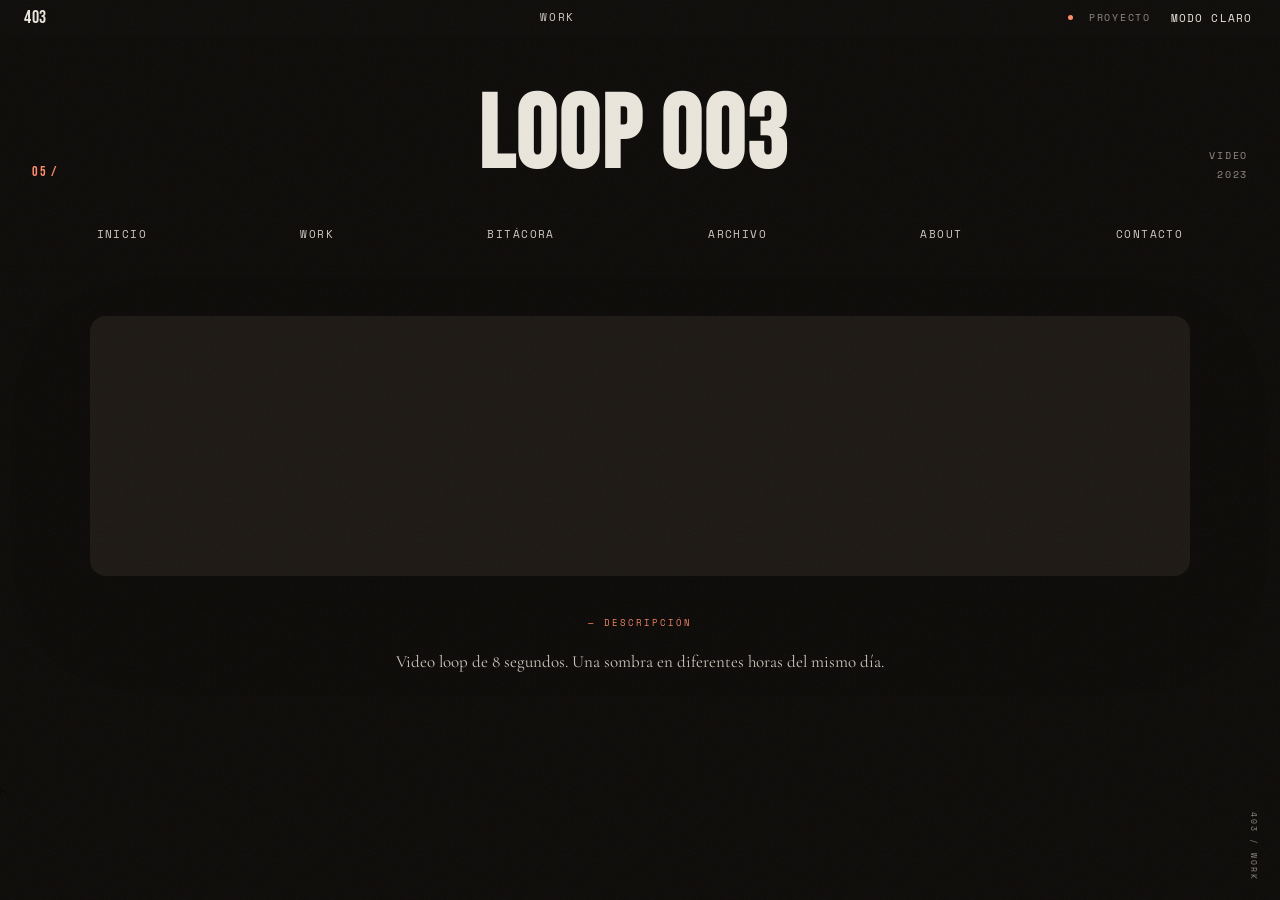
<file: work/project-loop-003.html>
<!DOCTYPE html>
<html lang="es">
<head>
  <meta charset="UTF-8" />
  <meta name="viewport" content="width=device-width, initial-scale=1.0" />
  <title>Loop 003 — 403</title>
  <meta name="description" content="Video loop de 8 segundos. Una sombra en diferentes horas del mismo día." />
  <link rel="stylesheet" href="../styles.css" />
</head>
<body>
  <header class="topbar" role="banner">
    <a href="../index.html" class="topbar__id">403</a>
    <span class="topbar__crumb">Work</span>
    <div class="topbar__meta">
      <span class="topbar__dot"></span>
      <span>proyecto</span>
      <button class="nav-toggle" aria-label="Abrir menú" aria-expanded="false">[menú]</button>
    </div>
  </header>

  <div class="nav-overlay" role="dialog" aria-label="Menú">
    <button class="nav-overlay__close">[cerrar]</button>
    <nav class="nav-overlay__links">
      <a href="../index.html">Inicio</a>
      <a href="../work.html">Work</a>
      <a href="../bitacora.html">Bitácora</a>
      <a href="../archivo.html">Archivo</a>
      <a href="../about.html">About</a>
      <a href="../contact.html">Contacto</a>
    </nav>
  </div>

  <div class="page-wrap" data-project-id="project-loop-003">
    <header class="section-head js-reveal">
      <span class="section-head__num">05 /</span>
      <h1 class="section-head__title">Loop 003</h1>
      <div class="section-head__meta">
        <p>video</p>
        <p>2023</p>
      </div>
    </header>

    <nav class="inner-nav" aria-label="Navegación secundaria">
      <a href="../index.html">Inicio</a>
      <a href="../work.html">Work</a>
      <a href="../bitacora.html">Bitácora</a>
      <a href="../archivo.html">Archivo</a>
      <a href="../about.html">About</a>
      <a href="../contact.html">Contacto</a>
    </nav>

    <div class="project-detail__media project__media">
      <div class="project__media-placeholder">
        <span>video — cargando...</span>
      </div>
    </div>

    <main class="about-body">
      <section class="about-text-block js-reveal">
        <span class="about-label">— descripción</span>
        <p>Video loop de 8 segundos. Una sombra en diferentes horas del mismo día.</p>
      </section>
    </main>
  </div>

  <span class="corner-label" aria-hidden="true">403 / work</span>
  <script src="../project-data.js"></script>
  <script src="../script.js"></script>
</body>
</html>
</file>
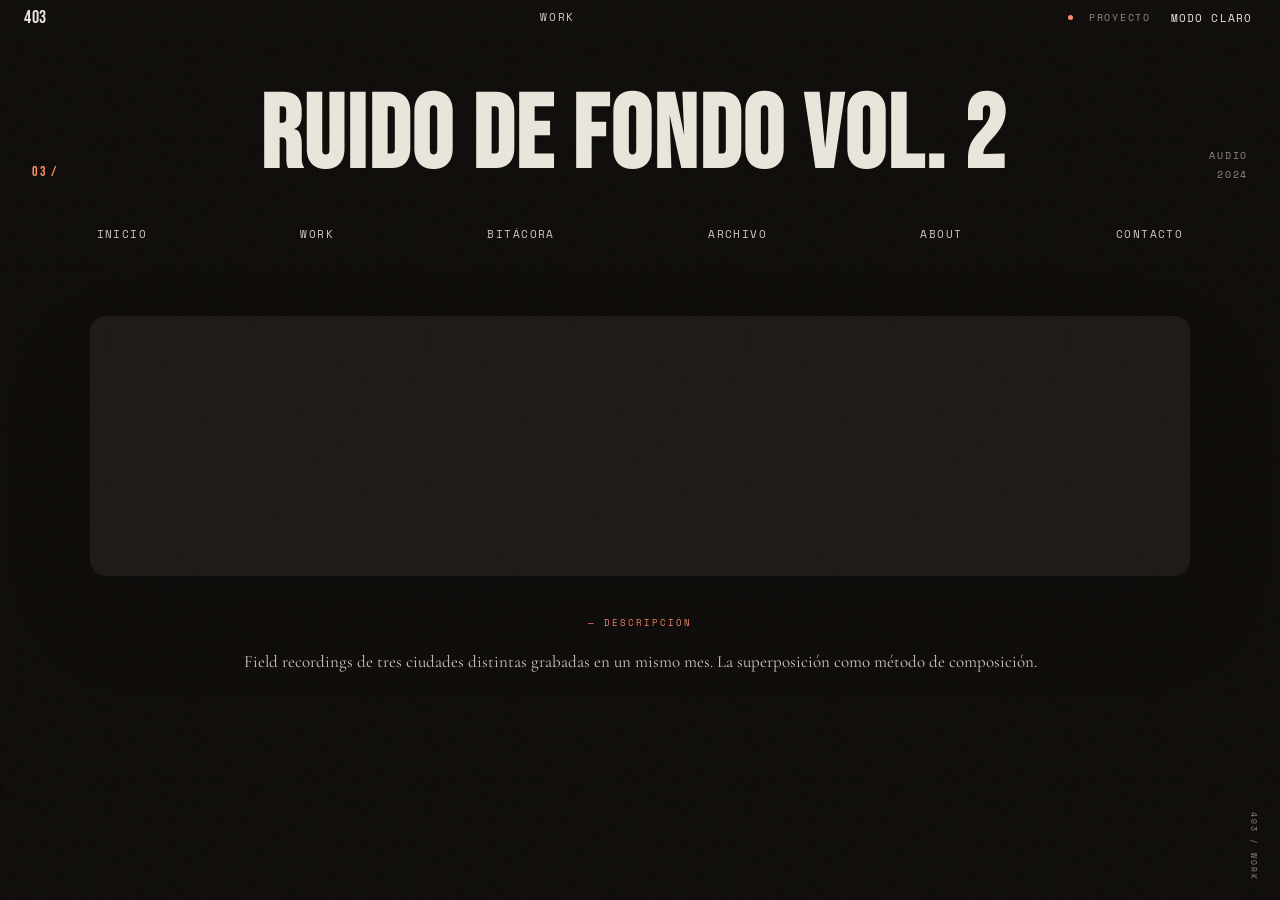
<file: work/project-ruido-fondo-vol-2.html>
<!DOCTYPE html>
<html lang="es">
<head>
  <meta charset="UTF-8" />
  <meta name="viewport" content="width=device-width, initial-scale=1.0" />
  <title>Ruido de fondo vol. 2 — 403</title>
  <meta name="description" content="Field recordings de tres ciudades distintas grabadas en un mismo mes. La superposición como método de composición." />
  <link rel="stylesheet" href="../styles.css" />
</head>
<body>
  <header class="topbar" role="banner">
    <a href="../index.html" class="topbar__id">403</a>
    <span class="topbar__crumb">Work</span>
    <div class="topbar__meta">
      <span class="topbar__dot"></span>
      <span>proyecto</span>
      <button class="nav-toggle" aria-label="Abrir menú" aria-expanded="false">[menú]</button>
    </div>
  </header>

  <div class="nav-overlay" role="dialog" aria-label="Menú">
    <button class="nav-overlay__close">[cerrar]</button>
    <nav class="nav-overlay__links">
      <a href="../index.html">Inicio</a>
      <a href="../work.html">Work</a>
      <a href="../bitacora.html">Bitácora</a>
      <a href="../archivo.html">Archivo</a>
      <a href="../about.html">About</a>
      <a href="../contact.html">Contacto</a>
    </nav>
  </div>

  <div class="page-wrap" data-project-id="project-ruido-fondo-vol-2">
    <header class="section-head js-reveal">
      <span class="section-head__num">03 /</span>
      <h1 class="section-head__title">Ruido de fondo vol. 2</h1>
      <div class="section-head__meta">
        <p>audio</p>
        <p>2024</p>
      </div>
    </header>

    <nav class="inner-nav" aria-label="Navegación secundaria">
      <a href="../index.html">Inicio</a>
      <a href="../work.html">Work</a>
      <a href="../bitacora.html">Bitácora</a>
      <a href="../archivo.html">Archivo</a>
      <a href="../about.html">About</a>
      <a href="../contact.html">Contacto</a>
    </nav>

    <div class="project-detail__media project__media">
      <div class="project__media-placeholder">
        <span>audio — cargando...</span>
      </div>
    </div>

    <main class="about-body">
      <section class="about-text-block js-reveal">
        <span class="about-label">— descripción</span>
        <p>Field recordings de tres ciudades distintas grabadas en un mismo mes. La superposición como método de composición.</p>
      </section>
    </main>
  </div>

  <span class="corner-label" aria-hidden="true">403 / work</span>
  <script src="../project-data.js"></script>
  <script src="../script.js"></script>
</body>
</html>
</file>
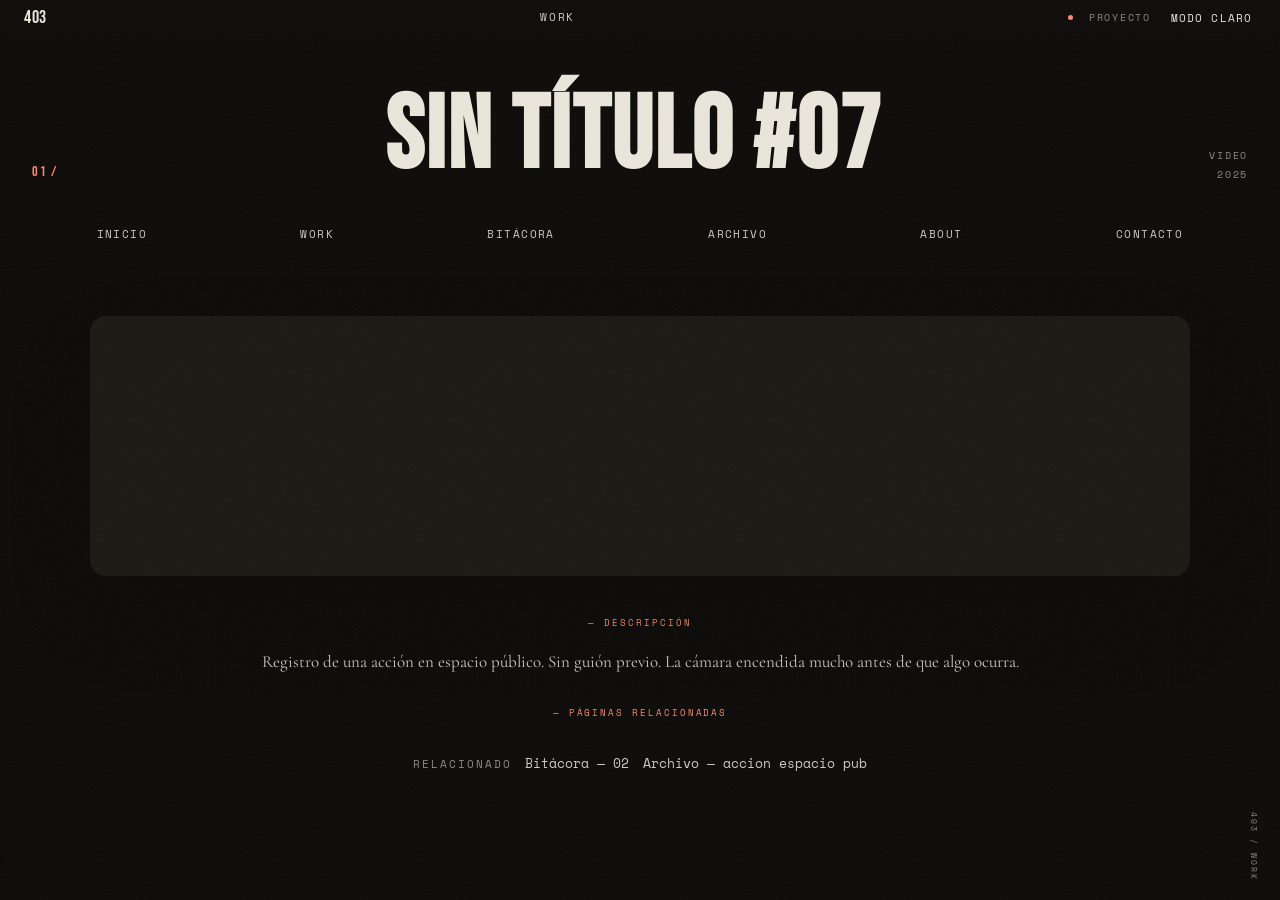
<file: work/project-sin-titulo-07 copy.html>
<!DOCTYPE html>
<html lang="es">
<head>
  <meta charset="UTF-8" />
  <meta name="viewport" content="width=device-width, initial-scale=1.0" />
  <title>Sin título #07 — 403</title>
  <meta name="description" content="Registro de una acción en espacio público. Sin guión previo. La cámara encendida mucho antes de que algo ocurra." />
  <link rel="stylesheet" href="../styles.css" />
</head>
<body>
  <header class="topbar" role="banner">
    <a href="../index.html" class="topbar__id">403</a>
    <span class="topbar__crumb">Work</span>
    <div class="topbar__meta">
      <span class="topbar__dot"></span>
      <span>proyecto</span>
      <button class="nav-toggle" aria-label="Abrir menú" aria-expanded="false">[menú]</button>
    </div>
  </header>

  <div class="nav-overlay" role="dialog" aria-label="Menú">
    <button class="nav-overlay__close">[cerrar]</button>
    <nav class="nav-overlay__links">
      <a href="../index.html">Inicio</a>
      <a href="../work.html">Work</a>
      <a href="../bitacora.html">Bitácora</a>
      <a href="../archivo.html">Archivo</a>
      <a href="../about.html">About</a>
      <a href="../contact.html">Contacto</a>
    </nav>
  </div>

  <div class="page-wrap" data-project-id="project-sin-titulo-07">
    <header class="section-head js-reveal">
      <span class="section-head__num">01 /</span>
      <h1 class="section-head__title">Sin título #07</h1>
      <div class="section-head__meta">
        <p>video</p>
        <p>2025</p>
      </div>
    </header>

    <nav class="inner-nav" aria-label="Navegación secundaria">
      <a href="../index.html">Inicio</a>
      <a href="../work.html">Work</a>
      <a href="../bitacora.html">Bitácora</a>
      <a href="../archivo.html">Archivo</a>
      <a href="../about.html">About</a>
      <a href="../contact.html">Contacto</a>
    </nav>

    <div class="project-detail__media project__media">
      <div class="project__media-placeholder">
        <span>video — cargando...</span>
      </div>
    </div>

    <main class="about-body">
      <section class="about-text-block js-reveal">
        <span class="about-label">— descripción</span>
        <p>Cargando descripción…</p>
      </section>
      <section class="about-text-block js-reveal">
        <span class="about-label">— páginas relacionadas</span>
        <div class="project__related" aria-label="Páginas relacionadas del proyecto"></div>
      </section>
    </main>
  </div>

  <span class="corner-label" aria-hidden="true">403 / work</span>
  <script src="../project-data.js"></script>
  <script src="../script.js"></script>
</body>
</html>
</file>
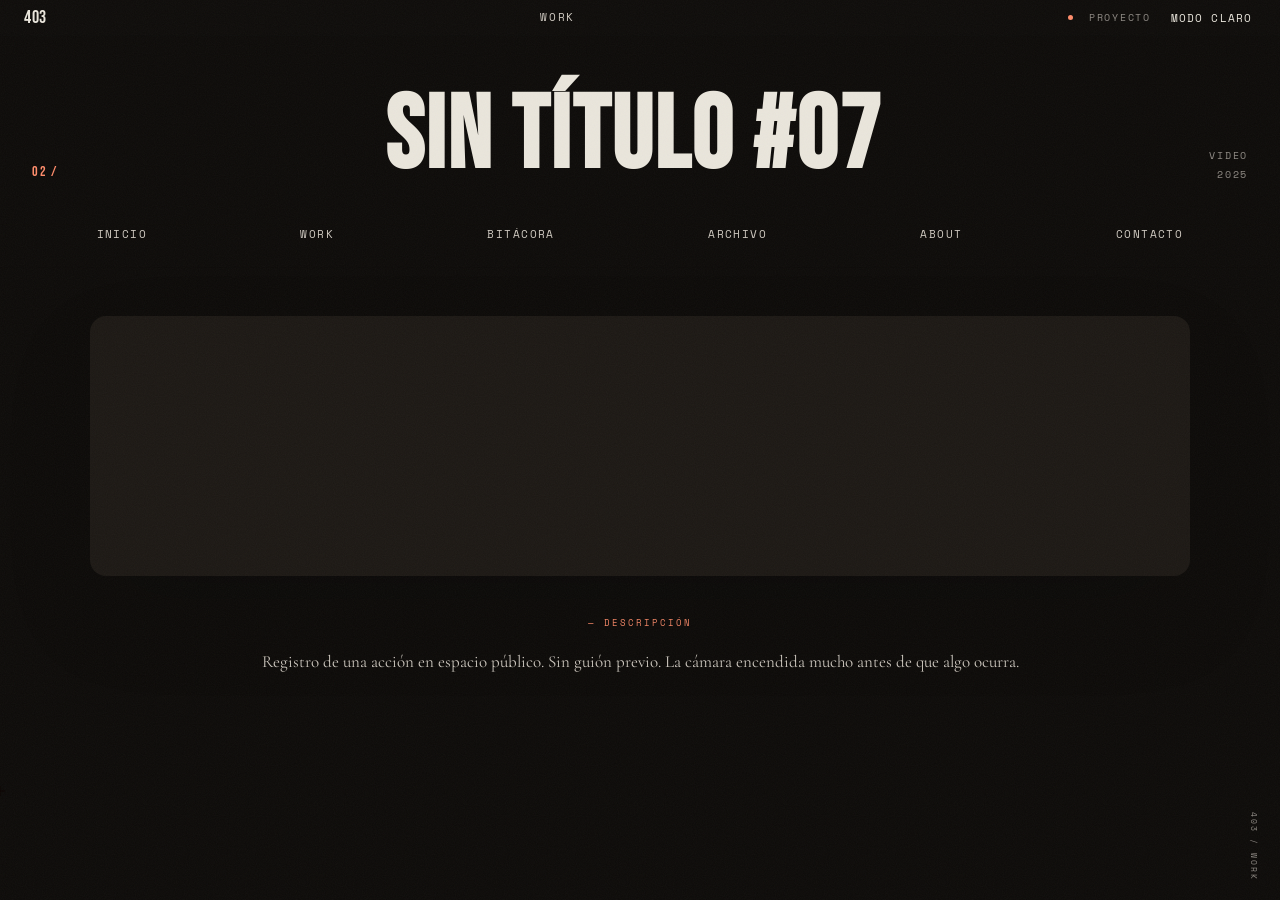
<file: work/project-sin-titulo-07.html>
<!DOCTYPE html>
<html lang="es">
<head>
  <meta charset="UTF-8" />
  <meta name="viewport" content="width=device-width, initial-scale=1.0" />
  <title>Sin título #07 — 403</title>
  <meta name="description" content="Registro de una acción en espacio público. Sin guión previo. La cámara encendida mucho antes de que algo ocurra." />
  <link rel="stylesheet" href="../styles.css" />
</head>
<body>
  <header class="topbar" role="banner">
    <a href="../index.html" class="topbar__id">403</a>
    <span class="topbar__crumb">Work</span>
    <div class="topbar__meta">
      <span class="topbar__dot"></span>
      <span>proyecto</span>
      <button class="nav-toggle" aria-label="Abrir menú" aria-expanded="false">[menú]</button>
    </div>
  </header>

  <div class="nav-overlay" role="dialog" aria-label="Menú">
    <button class="nav-overlay__close">[cerrar]</button>
    <nav class="nav-overlay__links">
      <a href="../index.html">Inicio</a>
      <a href="../work.html">Work</a>
      <a href="../bitacora.html">Bitácora</a>
      <a href="../archivo.html">Archivo</a>
      <a href="../about.html">About</a>
      <a href="../contact.html">Contacto</a>
    </nav>
  </div>

  <div class="page-wrap" data-project-id="project-sin-titulo-07">
    <header class="section-head js-reveal">
      <span class="section-head__num">02 /</span>
      <h1 class="section-head__title">Sin título #07</h1>
      <div class="section-head__meta">
        <p>video</p>
        <p>2025</p>
      </div>
    </header>

    <nav class="inner-nav" aria-label="Navegación secundaria">
      <a href="../index.html">Inicio</a>
      <a href="../work.html">Work</a>
      <a href="../bitacora.html">Bitácora</a>
      <a href="../archivo.html">Archivo</a>
      <a href="../about.html">About</a>
      <a href="../contact.html">Contacto</a>
    </nav>

    <div class="project-detail__media project__media">
      <div class="project__media-placeholder">
        <span>video — cargando...</span>
      </div>
    </div>

    <main class="about-body">
      <section class="about-text-block js-reveal">
        <span class="about-label">— descripción</span>
        <p>Registro de una acción en espacio público. Sin guión previo. La cámara encendida mucho antes de que algo ocurra.</p>
      </section>
    </main>
  </div>

  <span class="corner-label" aria-hidden="true">403 / work</span>
  <script src="../project-data.js"></script>
  <script src="../script.js"></script>
</body>
</html>
</file>
<file: styles.css>
/* =====================================================
   403 — PORTAFOLIO ARTÍSTICO / ARCHIVO PERSONAL
   styles.css
   
   DECISIONES DE DISEÑO:
   - Paleta: 3 colores únicamente
   - Tipografía: Bebas Neue (display) + Cormorant Garamond (serif) + Space Mono (cuerpo)
   - Composición editorial: asimétrica, con offsets intencionales
   - Sin navbar tradicional: navegación integrada en la composición
   ===================================================== */

/* ─── FUENTES ─── */
@import url('https://fonts.googleapis.com/css2?family=Bebas+Neue&family=Cormorant+Garamond:ital,wght@0,300;1,300;1,400;1,500&family=Space+Mono:ital,wght@0,400;0,700;1,400&display=swap');

/* ─── VARIABLES ─── */
:root {
  --bg:        #EAE6DC;   /* pergamino cálido */
  --ink:       #0D0B09;   /* negro cálido */
  --fire:      #C23B1E;   /* rojo ladrillo / brasa */
  --ink-mid:   #5C5751;
  --ink-faint: #A09A93;
  --bg-alt:    #E1DDD3;
  --overlay-bg: #0D0B09;
  --overlay-link: #EAE6DC;
  --overlay-link-hover: #C23B1E;
  --hero-text: #EAE6DC;

  --f-display: 'Bebas Neue', Impact, 'Arial Black', sans-serif;
  --f-serif:   'Cormorant Garamond', 'Times New Roman', serif;
  --f-mono:    'Space Mono', 'Courier New', monospace;

  --ease:     cubic-bezier(0.16, 1, 0.3, 1);
  --ease-in:  cubic-bezier(0.4, 0, 1, 1);
}

:root[data-theme="dark"] {
  --bg:        #0D0B09;
  --ink:       #EAE6DC;
  --fire:      #FF8C6A;
  --ink-mid:   #D0CAC1;
  --ink-faint: #8F8A84;
  --bg-alt:    #191613;
  --overlay-bg: #11100D;
  --overlay-link: #EAE6DC;
  --overlay-link-hover: #FF8C6A;
  --hero-text: #EAE6DC;
}

/* POPUP OVERLAY */
.popup {
  display: none;
  position: fixed;
  inset: 0;

  background: rgba(13, 11, 9, 0.75);
  backdrop-filter: blur(4px);

  align-items: center;
  justify-content: center;
  z-index: 9999;

  opacity: 0;
  transition: opacity 0.4s var(--ease);
}

.popup.active {
  display: flex;
  opacity: 1;
}

/* POPUP BOX */
.popup-content {
  background: var(--bg-alt);
  color: var(--ink);
  border: 1px solid var(--ink);
  padding: 2rem;
  width: 320px;

  font-family: var(--f-serif);

  transform: translateY(10px);
  opacity: 0;
  transition: all 0.4s var(--ease);
}

.popup.active .popup-content {
  transform: translateY(0);
  opacity: 1;
}

/* LABEL */
.popup-label {
  margin-bottom: 1rem;
  color: var(--ink-mid);
  font-size: 0.9rem;
  letter-spacing: 0.05em;
}

/* INPUT */
.popup input {
  width: 100%;
  padding: 0.5rem;
  margin-bottom: 1rem;

  background: transparent;
  border: 1px solid var(--ink-mid);
  color: var(--ink);

  font-family: var(--f-mono);
}

/* BUTTONS */
.popup-actions {
  display: flex;
  justify-content: space-between;
}

.popup button {
  background: none;
  border: none;
  color: var(--ink);
  cursor: pointer;

  font-family: var(--f-display);
  font-size: 1.2rem;

  transition: color 0.2s var(--ease);
}

.popup button:hover {
  color: var(--fire);
}

/* FEEDBACK */
#feedback {
  margin-top: 1rem;
  font-family: var(--f-mono);
  color: var(--fire);
}

/* GLITCH EFFECT */
.glitch {
  animation: glitch 0.2s linear;
}

@keyframes glitch {
  0% { transform: translate(0); }
  25% { transform: translate(-2px, 1px); }
  50% { transform: translate(2px, -1px); }
  75% { transform: translate(-1px, 1px); }
  100% { transform: translate(0); }
}

/* ─── RESET ─── */
*, *::before, *::after { box-sizing: border-box; margin: 0; padding: 0; }
html { font-size: 16px; scroll-behavior: smooth; }
img  { display: block; max-width: 100%; }
ul   { list-style: none; }
a    { color: inherit; text-decoration: none; }

/* ─── BASE ─── */
body {
  background-color: var(--bg);
  color: var(--ink);
  font-family: var(--f-mono);
  font-size: 0.8125rem;   /* 13px */
  line-height: 1.65;
  min-height: 100vh;
  cursor: crosshair;
  overflow-x: hidden;
}

/* GRAIN — textura de película fija */
body::before {
  content: '';
  position: fixed;
  inset: 0;
  background-image: url("data:image/svg+xml,%3Csvg xmlns='http://www.w3.org/2000/svg' width='320' height='320'%3E%3Cfilter id='g'%3E%3CfeTurbulence type='fractalNoise' baseFrequency='0.9' numOctaves='4' stitchTiles='stitch'/%3E%3C/filter%3E%3Crect width='320' height='320' filter='url(%23g)' opacity='0.042'/%3E%3C/svg%3E");
  pointer-events: none;
  z-index: 9000;
}

/* ─── TOPBAR — barra de sistema en todas las páginas ─── */
.topbar {
  position: fixed;
  top: 0;
  left: 0;
  right: 0;
  z-index: 500;
  height: 2.25rem;
  display: flex;
  align-items: center;
  justify-content: space-between;
  padding: 0 1.5rem;
  background: var(--bg);
  border-bottom: 1px solid rgba(13,11,9,0.12);
}

.topbar--transparent {
  background: transparent;
  border-bottom-color: transparent;
}

.topbar__id {
  font-family: var(--f-display);
  font-size: 1.1rem;
  letter-spacing: 0.04em;
  line-height: 1;
}

.topbar__crumb {
  font-size: 0.6875rem;
  text-transform: uppercase;
  letter-spacing: 0.14em;
  color: var(--ink-mid);
}

.topbar__meta {
  font-size: 0.6rem;
  text-transform: uppercase;
  letter-spacing: 0.18em;
  color: var(--ink-faint);
  display: flex;
  align-items: center;
  gap: 1rem;
}

.topbar__dot {
  width: 5px;
  height: 5px;
  border-radius: 50%;
  background: var(--fire);
  display: inline-block;
  animation: pulse 2.2s ease-in-out infinite;
}

@keyframes pulse {
  0%, 100% { opacity: 1; }
  50%       { opacity: 0.2; }
}

/* ─── BOTÓN MOBILE ─── */
.nav-toggle {
  display: none;
  background: none;
  border: none;
  cursor: crosshair;
  font-family: var(--f-mono);
  font-size: 0.7rem;
  text-transform: uppercase;
  letter-spacing: 0.1em;
  color: var(--ink);
  padding: 0.25rem;
}

.theme-toggle {
  display: inline-flex;
  align-items: center;
  justify-content: center;
  background: none;
  border: none;
  cursor: crosshair;
  font-family: var(--f-mono);
  font-size: 0.7rem;
  text-transform: uppercase;
  letter-spacing: 0.1em;
  color: var(--ink);
  padding: 0.25rem;
  border-radius: 0.25rem;
}

.theme-toggle:hover {
  color: var(--fire);
}

/* ─── NAV OVERLAY (mobile) ─── */
.nav-overlay {
  position: fixed;
  inset: 0;
  background: var(--overlay-bg);
  z-index: 800;
  display: flex;
  flex-direction: column;
  align-items: flex-start;
  justify-content: center;
  padding: 3rem;
  opacity: 0;
  pointer-events: none;
  transition: opacity 0.3s var(--ease);
}

.nav-overlay.open {
  opacity: 1;
  pointer-events: all;
}

.nav-overlay__close {
  position: absolute;
  top: 1.5rem;
  right: 1.5rem;
  background: none;
  border: none;
  color: var(--overlay-link);
  font-family: var(--f-mono);
  font-size: 0.75rem;
  cursor: crosshair;
  text-transform: uppercase;
  letter-spacing: 0.1em;
}

.nav-overlay__links {
  display: flex;
  flex-direction: column;
  gap: 0.5rem;
}

.nav-overlay__links a {
  font-family: var(--f-display);
  font-size: clamp(2.5rem, 10vw, 5rem);
  color: var(--overlay-link);
  line-height: 1;
  letter-spacing: 0.02em;
  transition: color 0.15s;
}

.nav-overlay__links a:hover {
  color: var(--overlay-link-hover);
}

/* =====================================================
   HOME — index.html
   ===================================================== */

/* ─── HERO ─── */
.hero {
  position: relative;
  height: 100vh;
  min-height: 540px;
  overflow: hidden;
  /* Fondo de gradiente oscuro cálido — reemplaza con tu imagen */
  background:
    radial-gradient(ellipse 80% 60% at 30% 50%, #2E2318 0%, transparent 55%),
    radial-gradient(ellipse 60% 80% at 75% 30%, #1E1A12 0%, transparent 50%),
    linear-gradient(155deg, #1A1410 0%, #26201A 40%, #1C1814 100%);
}

/* cuando se use imagen real: */
.hero__img {
  position: absolute;
  inset: 0;
  width: 100%;
  height: 100%;
  object-fit: cover;
  object-position: center;
  /* filtros para darle la atmósfera correcta */
  filter: contrast(1.08) brightness(0.82) saturate(0.85);
}

/* degradado sobre la imagen */
.hero__vignette {
  position: absolute;
  inset: 0;
  background:
    linear-gradient(to right, rgba(13,11,9,0.55) 0%, transparent 55%),
    linear-gradient(to top, rgba(13,11,9,0.80) 0%, transparent 50%);
  z-index: 1;
}

/* ─── TÍTULO "403" ─── */
.hero__title {
  position: absolute;
  bottom: -0.08em;          /* toca el borde inferior */
  left: -0.03em;            /* sale un poco por la izquierda */
  z-index: 2;
  font-family: var(--f-display);
  font-size: clamp(11rem, 26vw, 30rem);
  line-height: 0.88;
  letter-spacing: -0.01em;
  color: var(--hero-text);
  opacity: 0.94;
  pointer-events: none;
  user-select: none;
  /* sutil sombra de texto hacia la derecha */
  text-shadow: 4px 0 0 rgba(13,11,9,0.15);
}

/* ─── SUBTÍTULO ─── */
.hero__sub {
  position: absolute;
  bottom: 2.2rem;
  left: 2.2rem;
  z-index: 3;
  font-family: var(--f-mono);
  font-size: 0.65rem;
  text-transform: uppercase;
  letter-spacing: 0.22em;
  color: rgba(234,230,220, 0.6);
  border-left: 1px solid rgba(234,230,220,0.25);
  padding-left: 0.75rem;
}

/* ─── NAVEGACIÓN DENTRO DEL HERO ─── */
.hero__nav {
  position: absolute;
  right: 2rem;
  bottom: 2rem;
  z-index: 3;
  display: flex;
  flex-direction: column;
  align-items: flex-end;
  gap: 0.15rem;
}

.hero__nav a {
  font-family: var(--f-mono);
  font-size: 0.675rem;
  text-transform: uppercase;
  letter-spacing: 0.16em;
  color: rgba(234,230,220,0.55);
  position: relative;
  padding-right: 0;
  transition: color 0.2s;
}

/* línea que crece desde la derecha */
.hero__nav a::after {
  content: '';
  position: absolute;
  right: 0;
  bottom: -2px;
  width: 0;
  height: 1px;
  background: var(--fire);
  transition: width 0.25s var(--ease);
}

.hero__nav a:hover {
  color: rgba(234,230,220,0.95);
}

.hero__nav a:hover::after {
  width: 100%;
}

/* índice pequeño izq del nav */
.hero__nav-label {
  position: absolute;
  right: 2rem;
  bottom: calc(2rem + 5 * 1.35rem + 0.5rem);
  z-index: 3;
  font-family: var(--f-mono);
  font-size: 0.55rem;
  text-transform: uppercase;
  letter-spacing: 0.2em;
  color: rgba(234,230,220,0.25);
}

/* ─── SECCIÓN INFERIOR HOME ─── */
.home-lower {
  padding: 3.5rem 2rem 3.5rem;
  display: grid;
  grid-template-columns: 1fr 1fr;
  gap: 0;
  border-top: 1px solid rgba(13,11,9,0.1);
  position: relative;
}

/* separador vertical entre columnas */
.home-lower::after {
  content: '';
  position: absolute;
  top: 3.5rem;
  bottom: 3.5rem;
  left: 50%;
  width: 1px;
  background: rgba(13,11,9,0.08);
}

.home-lower__left {
  padding-right: 3rem;
}

.home-lower__right {
  padding-left: 3rem;
  display: flex;
  flex-direction: column;
  justify-content: space-between;
}

.home-lower__label {
  font-family: var(--f-mono);
  font-size: 0.575rem;
  text-transform: uppercase;
  letter-spacing: 0.22em;
  color: var(--fire);
  margin-bottom: 1.25rem;
  display: block;
}

/* ─── "ACCEDER AL ARCHIVO" — elemento especial ─── */
.archive-door {
  display: inline-block;
  font-family: var(--f-mono);
  font-size: clamp(0.875rem, 1.8vw, 1.1rem);
  text-transform: uppercase;
  letter-spacing: 0.12em;
  color: var(--ink);
  position: relative;
  padding: 0.9rem 1.5rem 0.9rem 1.25rem;
  border: 1px dashed rgba(13,11,9,0.28);
  overflow: hidden;
  cursor: crosshair;
  transition: color 0.35s var(--ease), border-color 0.35s;
}

/* relleno que sube desde abajo */
.archive-door::before {
  content: '';
  position: absolute;
  inset: 0;
  background: var(--ink);
  transform: translateY(101%);
  transition: transform 0.38s var(--ease);
  z-index: 0;
}

.archive-door:hover {
  color: var(--bg);
  border-color: var(--ink);
}

.archive-door:hover::before {
  transform: translateY(0);
}

.archive-door__inner {
  position: relative;
  z-index: 1;
  display: flex;
  align-items: center;
  gap: 0.85rem;
}

.archive-door__arrow {
  display: inline-block;
  transition: transform 0.3s var(--ease);
  color: var(--fire);
}

.archive-door:hover .archive-door__arrow {
  transform: translateX(6px);
  color: var(--bg);
}

.home-lower__note {
  font-size: 0.625rem;
  text-transform: uppercase;
  letter-spacing: 0.14em;
  color: var(--ink-faint);
  line-height: 1.9;
  margin-top: 1.5rem;
}

.home-lower__note p::before {
  content: '— ';
}

.home-lower__desc {
  font-family: var(--f-serif);
  font-style: italic;
  font-size: 1.15rem;
  line-height: 1.6;
  color: var(--ink-mid);
  max-width: 34ch;
  margin-bottom: 1.5rem;
}

.home-lower__index {
  font-size: 0.6rem;
  text-transform: uppercase;
  letter-spacing: 0.18em;
  color: var(--ink-faint);
  display: grid;
  grid-template-columns: auto 1fr;
  gap: 0.4rem 1rem;
  max-width: 260px;
}

.home-lower__index span:nth-child(odd) {
  color: var(--ink-mid);
}

/* ─── FOOTER HOME ─── */
.home-footer {
  border-top: 1px solid rgba(13,11,9,0.08);
  padding: 1rem 2rem;
  display: flex;
  justify-content: space-between;
  align-items: center;
}

.home-footer p {
  font-size: 0.575rem;
  text-transform: uppercase;
  letter-spacing: 0.18em;
  color: var(--ink-faint);
}

/* =====================================================
   PÁGINAS INTERIORES — layout común
   ===================================================== */

.page-wrap {
  padding-top: 2.25rem;   /* compensa la topbar fija */
}

/* cabecera de sección */
.section-head {
  padding: 3.5rem 2rem 2.5rem;
  display: grid;
  grid-template-columns: auto 1fr auto;
  align-items: end;
  gap: 2rem;
  border-bottom: 1px solid rgba(13,11,9,0.1);
}

.section-head__num {
  font-family: var(--f-display);
  font-size: 0.875rem;
  letter-spacing: 0.12em;
  color: var(--fire);
  line-height: 1;
  padding-bottom: 0.35em;
}

.section-head__title {
  margin:auto;
  font-family: var(--f-display);
  font-size: clamp(3.5rem, 8vw, 7rem);
  letter-spacing: 0.02em;
  line-height: 0.9;
  color: var(--ink);
}

.section-head__meta {
  text-align: right;
  font-size: 0.6rem;
  text-transform: uppercase;
  letter-spacing: 0.18em;
  color: var(--ink-faint);
  line-height: 2;
}

/* nav interior — barra pequeña integrada en section-head o aparte */
.inner-nav {
  display: flex;
  margin:auto;
  gap: 1.5rem;
  padding: 0 2rem 1.25rem;
  border-bottom: 1px solid rgba(13,11,9,0.07);
}

.inner-nav a {
  margin:auto;
  font-size: 0.6875rem;
  text-transform: uppercase;
  letter-spacing: 0.13em;
  color: var(--ink-mid);
  padding-bottom: 0.2rem;
  border-bottom: 1px solid transparent;
  transition: color 0.15s, border-color 0.15s;
}

.inner-nav a:hover, .inner-nav a.active {
  color: var(--ink);
  border-bottom-color: var(--ink);
}

.inner-nav a.active {
  color: var(--fire);
  border-bottom-color: var(--fire);
}

/* Container for the embed */
.instagram-embed {
    width: 100%;
    max-width: 540px; /* Standard Instagram max-width */
    margin: 0 auto;
    height: auto !important;
    min-height: 400px; /* Prevents the 'collapse' while loading */
}

/* Force the iframe to respect the script's height calculation */
.instagram-embed iframe {
    position: relative !important;
    height: auto !important;
    width: 100% !important;
    min-height: 500px !important; 
}

/* Ensure the parent project media box doesn't cut it off */
.project__media {
    height: auto !important;
    overflow: visible !important;
    display: block !important;
}

/* =====================================================
   WORK — work.html
   ===================================================== */

.work-body {
  padding: 0 2rem 4rem;
}

/* filtros */
.work-filters {
  display: flex;
  gap: 0.5rem;
  padding: 1.5rem 0 2rem;
  border-bottom: 1px solid rgba(13,11,9,0.06);
  margin-bottom: 2.5rem;
}

.wf-btn {
  font-family: var(--f-mono);
  font-size: 0.625rem;
  text-transform: uppercase;
  letter-spacing: 0.14em;
  padding: 0.3rem 0.75rem;
  border: 1px solid rgba(13,11,9,0.2);
  background: transparent;
  color: var(--ink-mid);
  cursor: crosshair;
  transition: background 0.15s, color 0.15s, border-color 0.15s;
}

.wf-btn:hover, .wf-btn.active {
  background: var(--ink);
  color: var(--bg);
  border-color: var(--ink);
}

/* grid de proyectos — alternancia editorial */
.work-grid {
  display: flex;
  flex-direction: column;
  gap: 0;
}

.project {
  display: grid;
  grid-template-columns: 55% 1fr;
  min-height: 320px;
  border-bottom: 1px solid rgba(13,11,9,0.1);
  overflow: hidden;
  transition: background 0.2s;
}

/* proyectos con imagen a la derecha (alternados) */
.project:nth-child(even) {
  grid-template-columns: 1fr 55%;
  direction: rtl;
}

.project:nth-child(even) > * {
  direction: ltr;
}

.project:hover {
  background: var(--bg-alt);
}

.project__media {
  position: relative;
  overflow: hidden;
  background: #1C1814;
  min-height: 260px;
}

.project-detail__media {
  margin: 3rem auto 2.5rem;
  max-width: 1100px;
  border-radius: 1rem;
  overflow: hidden;
  box-shadow: 0 40px 90px rgba(0, 0, 0, 0.12);
}

.project__media img,
.project__media iframe {
  width: 100%;
  height: 100%;
  object-fit: cover;
  border: none;
  display: block;
  transition: transform 0.55s var(--ease), filter 0.4s;
  filter: grayscale(25%) contrast(1.05);
}

.project:hover .project__media img {
  transform: scale(1.04);
  filter: grayscale(0%) contrast(1.02);
}

.project__media-placeholder {
  width: 100%;
  height: 100%;
  min-height: 320px;
  display: flex;
  align-items: center;
  justify-content: center;
  flex-direction: column;
  gap: 0.5rem;
  color: rgba(234,230,220,0.18);
  font-family: var(--f-mono);
  font-size: 0.6rem;
  text-transform: uppercase;
  letter-spacing: 0.12em;
}

.project__media-placeholder::before {
  content: '▤';
  font-size: 2rem;
  opacity: 0.12;
}

.project__info {
  padding: 2.5rem 2.5rem 2rem;
  display: flex;
  flex-direction: column;
  justify-content: space-between;
}

.project__cat {
  font-size: 0.575rem;
  text-transform: uppercase;
  letter-spacing: 0.2em;
  color: var(--fire);
  margin-bottom: 0.75rem;
}

.project__title {
  font-family: var(--f-display);
  font-size: clamp(1.8rem, 3vw, 2.8rem);
  letter-spacing: 0.03em;
  line-height: 0.95;
  color: var(--ink);
  margin-bottom: 1rem;
}

.project__desc {
  font-family: var(--f-serif);
  font-style: italic;
  font-size: 0.95rem;
  line-height: 1.65;
  color: var(--ink-mid);
  max-width: 38ch;
}

.project__foot {
  display: flex;
  justify-content: space-between;
  align-items: flex-end;
  margin-top: 1.5rem;
  padding-top: 1rem;
  border-top: 1px solid rgba(13,11,9,0.06);
}

.project__year {
  font-size: 0.575rem;
  text-transform: uppercase;
  letter-spacing: 0.2em;
  color: var(--ink-faint);
}

.project__link {
  font-size: 0.625rem;
  text-transform: uppercase;
  letter-spacing: 0.14em;
  color: var(--ink-mid);
  border-bottom: 1px solid var(--ink-faint);
  padding-bottom: 1px;
  transition: color 0.15s, border-color 0.15s;
}

.project__link:hover {
  color: var(--fire);
  border-color: var(--fire);
}

.project__related,
.entry__related,
.archivo-item__related {
  display: flex;
  flex-wrap: wrap;
  align-items: center;
  gap: 0.85rem;
  margin:auto;
  margin-top: 1rem;
}

.project__related span,
.entry__related span,
.archivo-item__related span {
  font-size: 0.6875rem;
  text-transform: uppercase;
  letter-spacing: 0.18em;
  color: var(--ink-faint);
}

.project__related a,
.entry__related a,
.archivo-item__related a {
  color: var(--ink-mid);
  border-bottom: 1px solid transparent;
  transition: color 0.15s, border-color 0.15s;
}

.project__related a:hover,
.entry__related a:hover,
.archivo-item__related a:hover {
  color: var(--fire);
  border-color: var(--fire);
}

/* =====================================================
   BITÁCORA — bitacora.html
   ===================================================== */

.bitacora-body {
  padding: 0 2rem 5rem;
}

.bitacora-controls {
  display: flex;
  flex-wrap: wrap;
  gap: 1rem;
  padding: 1.5rem 2rem 2rem;
  align-items: center;
}

.bitacora-controls__group {
  display: flex;
  align-items: center;
  gap: 0.75rem;
  flex-wrap: wrap;
}

.bitacora-controls__group span {
  font-size: 0.75rem;
  text-transform: uppercase;
  letter-spacing: 0.18em;
  color: var(--ink-faint);
}

.bitacora-controls__button {
  background: transparent;
  border: 1px solid rgba(13,11,9,0.15);
  color: var(--ink);
  padding: 0.55rem 0.9rem;
  font-family: var(--f-mono);
  font-size: 0.75rem;
  text-transform: uppercase;
  letter-spacing: 0.12em;
  cursor: pointer;
  transition: color 0.15s, border-color 0.15s, background 0.15s;
}

.bitacora-controls__button:hover,
.bitacora-controls__button.active {
  color: var(--fire);
  border-color: var(--fire);
  background: rgba(194,59,30,0.06);
}

.bitacora-body.compact .entry {
  gap: 0 1.5rem;
  padding: 2rem 0;
}

.bitacora-body.compact .entry__body {
  gap: 0.75rem;
}

.bitacora-body.compact .entry__text {
  max-width: none;
}

.bitacora-body.compact .entry__media {
  display: none;
}

.bitacora-body.compact .entry__ghost-num {
  display: none;
}

.entry {
  display: grid;
  grid-template-columns: 90px 1fr;
  gap: 0 3rem;
  padding: 3.5rem 0;
  border-bottom: 1px solid rgba(13,11,9,0.08);
  position: relative;
}

.entry__date-col {
  padding-top: 0.2rem;
}

.entry__dd {
  font-family: var(--f-display);
  font-size: 4rem;
  line-height: 0.85;
  letter-spacing: 0.03em;
  color: var(--fire);
  display: block;
}

.entry__mmyy {
  font-size: 0.55rem;
  text-transform: uppercase;
  letter-spacing: 0.18em;
  color: var(--ink-faint);
  margin-top: 0.5rem;
  display: block;
  line-height: 1.9;
}

.entry__body {
  display: flex;
  flex-direction: column;
  gap: 1.1rem;
}

.entry__tag {
  display: inline-block;
  font-size: 0.55rem;
  text-transform: uppercase;
  letter-spacing: 0.18em;
  color: var(--ink-mid);
  padding: 0.18rem 0.5rem;
  border: 1px solid rgba(13,11,9,0.15);
  align-self: flex-start;
}

.entry__title {
  font-family: var(--f-serif);
  font-size: clamp(1.5rem, 3.5vw, 2.4rem);
  font-style: italic;
  font-weight: 400;
  line-height: 1.18;
  letter-spacing: -0.01em;
  color: var(--ink);
}

.entry__text {
  font-family: var(--f-serif);
  font-size: 0.9875rem;
  line-height: 1.78;
  color: var(--ink-mid);
  max-width: 158ch;
}

.entry__text p + p {
  margin-top: 0.85em;
}

.entry__related {
  margin-top: 0.85rem;
}

/* imagen / embed de la entrada */
.entry__media {
  max-width: 560px;
}

.entry__media img {
  width: 100%;
  aspect-ratio: 16/9;
  object-fit: cover;
  filter: grayscale(20%) contrast(1.04);
}

.entry__media-placeholder {
  width: 100%;
  aspect-ratio: 16/9;
  max-width: 560px;
  background: var(--bg-alt);
  border: 1px dashed rgba(13,11,9,0.2);
  display: flex;
  align-items: center;
  justify-content: center;
  flex-direction: column;
  gap: 0.5rem;
  color: var(--ink-faint);
}

.entry__media-placeholder span {
  font-size: 0.575rem;
  text-transform: uppercase;
  letter-spacing: 0.16em;
}

.entry__media iframe {
  width: 100%;
  aspect-ratio: 16/9;
  border: none;
  max-width: 560px;
}

/* número decorativo de la entrada */
.entry__ghost-num {
  position: absolute;
  top: 2.5rem;
  right: 0;
  font-family: var(--f-display);
  font-size: 8rem;
  line-height: 1;
  color: rgba(13,11,9,0.04);
  letter-spacing: 0.03em;
  pointer-events: none;
  user-select: none;
}

/* =====================================================
   ARCHIVO — archivo.html
   ===================================================== */

.archivo-body {
  padding: 0 2rem 5rem;
}

.archivo-intro {
  padding: 2rem 0 2.5rem;
  border-bottom: 1px solid rgba(13,11,9,0.08);
  margin-bottom: 1.5rem;
  display: flex;
  justify-content: space-between;
  align-items: flex-end;
  gap: 2rem;
  flex-wrap: wrap;
}

.archivo-intro p {
  font-family: var(--f-serif);
  font-style: italic;
  font-size: 0.9375rem;
  color: var(--ink-mid);
  max-width: 50ch;
  line-height: 1.65;
}

/* barra de búsqueda */
.archivo-search {
  display: flex;
  align-items: center;
  gap: 0.5rem;
  border: 1px solid rgba(13,11,9,0.18);
  padding: 0.4rem 0.75rem;
  background: transparent;
}

.archivo-search label {
  font-size: 0.575rem;
  text-transform: uppercase;
  letter-spacing: 0.18em;
  color: var(--ink-faint);
  white-space: nowrap;
}

.archivo-search input {
  background: transparent;
  border: none;
  outline: none;
  font-family: var(--f-mono);
  font-size: 0.75rem;
  color: var(--ink);
  width: 180px;
}

.archivo-search input::placeholder {
  color: var(--ink-faint);
}

/* stats del archivo */
.archivo-stats {
  font-size: 0.575rem;
  text-transform: uppercase;
  letter-spacing: 0.18em;
  color: var(--ink-faint);
  margin-bottom: 0.75rem;
}

/* lista densa de archivos */
.archivo-list {
  display: grid;
  grid-template-columns: repeat(auto-fill, minmax(210px, 1fr));
  gap: 1px;
  background: rgba(13,11,9,0.06);
  border: 1px solid rgba(13,11,9,0.06);
}

.archivo-item {
  background: var(--bg);
  padding: 0.55rem 0.75rem;
  cursor: crosshair;
  transition: background 0.12s;
  display: flex;
  flex-direction: column;
  gap: 0.18rem;
  position: relative;
  overflow: hidden;
}

.archivo-item:hover {
  background: var(--ink);
}

.archivo-item:hover .archivo-item__name {
  color: var(--bg);
}

.archivo-item:hover .archivo-item__meta {
  color: rgba(234,230,220,0.4);
}

.archivo-item__type {
  font-size: 0.5rem;
  text-transform: uppercase;
  letter-spacing: 0.2em;
  color: var(--fire);
  line-height: 1;
}

.archivo-item__name {
  font-size: 0.7rem;
  color: var(--ink);
  word-break: break-all;
  transition: color 0.12s;
}

.archivo-item__meta {
  font-size: 0.5rem;
  text-transform: uppercase;
  letter-spacing: 0.12em;
  color: var(--ink-faint);
  transition: color 0.12s;
}

.archivo-item__related {
  margin-top: 0.65rem;
}

/* tipo de archivo define el color del punto izquierdo */
.archivo-item::before {
  content: '';
  position: absolute;
  top: 0;
  left: 0;
  width: 2px;
  height: 100%;
  background: transparent;
  transition: background 0.12s;
}

.archivo-item[data-type="audio"]::before  { background: var(--fire); }
.archivo-item[data-type="video"]::before  { background: var(--ink-mid); }
.archivo-item[data-type="foto"]::before   { background: var(--ink-faint); }
.archivo-item[data-type="sketch"]::before { background: var(--ink); }
.archivo-item[data-type="txt"]::before    { background: rgba(13,11,9,0.2); }

/* =====================================================
   ABOUT — about.html
   ===================================================== */

.about-body {
  padding: 0 2rem 5rem;
}

/* cita grande en la parte superior */
.about-quote {
  padding: 4rem 0 3rem;
  border-bottom: 1px solid rgba(13,11,9,0.08);
  margin-bottom: 3rem;
}

.about-quote blockquote {
  font-family: var(--f-serif);
  font-style: italic;
  font-size: clamp(2rem, 5vw, 4.5rem);
  line-height: 1.2;
  font-weight: 300;
  color: var(--ink);
  letter-spacing: -0.01em;
  max-width: 20ch;
}

.about-quote blockquote em {
  color: var(--fire);
  font-style: normal;
}

/* layout de dos columnas asimétrico */
.about-split {
  display: grid;
  grid-template-columns: 2fr 3fr;
  gap: 5rem;
  align-items: start;
}

.about-split__image {
  position: relative;
}

.about-split__img {
  width: 100%;
  aspect-ratio: 3/4;
  object-fit: cover;
  filter: grayscale(30%) contrast(1.06) sepia(8%);
}

.about-img-placeholder {
  width: 100%;
  aspect-ratio: 3/4;
  background: var(--bg-alt);
  border: 1px dashed rgba(13,11,9,0.15);
  display: flex;
  align-items: center;
  justify-content: center;
  flex-direction: column;
  gap: 0.5rem;
  color: var(--ink-faint);
}

.about-img-placeholder span {
  font-size: 0.55rem;
  text-transform: uppercase;
  letter-spacing: 0.2em;
}

.about-img-caption {
  font-size: 0.55rem;
  text-transform: uppercase;
  letter-spacing: 0.16em;
  color: var(--ink-faint);
  margin-top: 0.75rem;
}

/* offset decorativo sobre la imagen */
.about-split__image::before {
  content: '';
  position: absolute;
  top: -12px;
  left: -12px;
  right: 12px;
  bottom: 12px;
  border: 1px solid rgba(13,11,9,0.1);
  pointer-events: none;
  z-index: -1;
}

.about-split__text {
  display: flex;
  flex-direction: column;
  gap: 2rem;
}

.about-text-block {
  display: flex;
  flex-direction: column;
  gap: 1rem;
}

.about-label {
  margin:auto;
  font-size: 0.55rem;
  text-transform: uppercase;
  letter-spacing: 0.22em;
  color: var(--fire);
}

.about-text-block p {
  margin:auto;
  margin-bottom: 30px;
  font-family: var(--f-serif);
  font-size: 1.0625rem;
  line-height: 1.72;
  color: var(--ink-mid);
 /*  max-width: 52ch; */
}

.about-text-block p + p {
  margin-top: 0.9em;
}

/* ficha tipo metadata */
.about-meta {
  display: grid;
  grid-template-columns: auto 1fr;
  gap: 0.35rem 1.5rem;
  padding: 1.5rem;
  background: var(--bg-alt);
  border-left: 2px solid var(--ink);
}

.about-meta dt {
  font-size: 0.55rem;
  text-transform: uppercase;
  letter-spacing: 0.18em;
  color: var(--ink-faint);
  padding-top: 0.1em;
}

.about-meta dd {
  font-size: 0.75rem;
  color: var(--ink);
}

/* =====================================================
   CONTACTO — contact.html
   ===================================================== */

.contact-body {
  padding: 0 2rem 5rem;
}

/* email grande */
.contact-email-section {
  padding: 5rem 0 3rem;
  border-bottom: 1px solid rgba(13,11,9,0.08);
  margin-bottom: 3rem;
}

.contact-email-label {
  font-size: 0.575rem;
  text-transform: uppercase;
  letter-spacing: 0.22em;
  color: var(--fire);
  display: block;
  margin-bottom: 1rem;
}

.contact-email {
  display: inline-block;
  font-family: var(--f-display);
  font-size: clamp(2.5rem, 7vw, 6rem);
  letter-spacing: 0.02em;
  line-height: 0.9;
  color: var(--ink);
  border-bottom: 3px solid var(--ink);
  padding-bottom: 0.1em;
  transition: color 0.2s, border-color 0.2s;
  word-break: break-all;
}

.contact-email:hover {
  color: var(--fire);
  border-color: var(--fire);
}

.contact-note {
  font-family: var(--f-serif);
  font-style: italic;
  font-size: 1rem;
  color: var(--ink-mid);
  margin-top: 1.5rem;
  max-width: 36ch;
  line-height: 1.65;
}

/* redes sociales */
.contact-redes-label {
  font-size: 0.55rem;
  text-transform: uppercase;
  letter-spacing: 0.22em;
  color: var(--ink-faint);
  margin-bottom: 1.5rem;
  display: block;
}

.contact-redes {
  display: flex;
  flex-direction: column;
  gap: 0;
  max-width: 480px;
}

.contact-red {
  display: grid;
  grid-template-columns: 90px 1fr;
  gap: 1rem;
  align-items: center;
  padding: 0.85rem 0;
  border-bottom: 1px solid rgba(13,11,9,0.07);
  transition: padding-left 0.2s var(--ease);
}

.contact-red:hover {
  padding-left: 0.5rem;
}

.contact-red__platform {
  font-size: 0.55rem;
  text-transform: uppercase;
  letter-spacing: 0.18em;
  color: var(--ink-faint);
}

.contact-red__handle {
  font-size: 0.8125rem;
  color: var(--ink-mid);
  transition: color 0.15s;
}

.contact-red:hover .contact-red__handle {
  color: var(--fire);
}

/* =====================================================
   ANIMACIONES DE ENTRADA
   ===================================================== */

@keyframes enterUp {
  from { opacity: 0; transform: translateY(18px); }
  to   { opacity: 1; transform: translateY(0); }
}

@keyframes enterFade {
  from { opacity: 0; }
  to   { opacity: 1; }
}

.hero__title  { animation: enterFade 1.1s var(--ease) both; }
.hero__sub    { animation: enterUp  0.8s 0.6s var(--ease) both; }
.hero__nav    { animation: enterUp  0.8s 0.9s var(--ease) both; }

.js-reveal {
  opacity: 0;
  transform: translateY(16px);
  transition: opacity 0.55s var(--ease), transform 0.55s var(--ease);
}

.js-reveal.visible {
  opacity: 1;
  transform: none;
}

/* =====================================================
   ETIQUETAS DECORATIVAS
   ===================================================== */

.corner-label {
  position: fixed;
  right: 1.25rem;
  bottom: 1.25rem;
  z-index: 100;
  font-size: 0.525rem;
  text-transform: uppercase;
  letter-spacing: 0.22em;
  color: var(--ink-faint);
  writing-mode: vertical-rl;
}

/* separador horizontal con texto */
.divider-text {
  display: flex;
  align-items: center;
  gap: 1rem;
  font-size: 0.55rem;
  text-transform: uppercase;
  letter-spacing: 0.18em;
  color: var(--ink-faint);
  margin: 2rem 0;
}

.divider-text::before,
.divider-text::after {
  content: '';
  flex: 1;
  height: 1px;
  background: rgba(13,11,9,0.08);
}

/* =====================================================
   RESPONSIVE
   ===================================================== */

@media (max-width: 900px) {
  .nav-toggle { display: block; }

  .hero__title {
    font-size: clamp(8rem, 32vw, 14rem);
  }

  .hero__nav {
    right: 1.25rem;
    bottom: 1.25rem;
  }

  .home-lower {
    grid-template-columns: 1fr;
    padding: 2.5rem 1.25rem;
  }

  .home-lower::after { display: none; }

  .home-lower__left  { padding-right: 0; padding-bottom: 2.5rem; }
  .home-lower__right { padding-left: 0; border-top: 1px solid rgba(13,11,9,0.08); padding-top: 2rem; }

  .section-head {
    grid-template-columns: auto 1fr;
    grid-template-rows: auto auto;
    padding: 2.5rem 1.25rem 1.75rem;
    gap: 0.75rem 1rem;
  }

  .section-head__meta {
    grid-column: 1 / -1;
    text-align: left;
  }

  .work-body,
  .bitacora-body,
  .archivo-body,
  .about-body,
  .contact-body {
    padding-left: 1.25rem;
    padding-right: 1.25rem;
  }

  .inner-nav {
    padding-left: 1.25rem;
    overflow-x: auto;
    gap: 1rem;
  }

  .project {
    grid-template-columns: 1fr;
    direction: ltr;
  }

  .project:nth-child(even) {
    grid-template-columns: 1fr;
    direction: ltr;
  }

  .project__media { min-height: 200px; }

  .project__info { padding: 1.5rem; }

  .entry {
    grid-template-columns: 60px 1fr;
    gap: 0 1.5rem;
  }

  .about-split {
    grid-template-columns: 1fr;
    gap: 2.5rem;
  }

  .about-split__image {
    max-width: 320px;
  }

  .about-quote blockquote {
    font-size: clamp(1.75rem, 6vw, 2.8rem);
  }

  .contact-email {
    font-size: clamp(2rem, 10vw, 4rem);
  }
}

@media (max-width: 600px) {
  .topbar__crumb { display: none; }

  .hero__title {
    font-size: clamp(7rem, 35vw, 11rem);
  }

  .entry {
    grid-template-columns: 1fr;
    padding: 2.5rem 0;
  }

  .entry__date-col {
    display: flex;
    align-items: baseline;
    gap: 0.75rem;
  }

  .entry__dd { font-size: 2.5rem; }

  .entry__ghost-num { display: none; }

  .archivo-list {
    grid-template-columns: repeat(auto-fill, minmax(155px, 1fr));
  }

  .home-footer { flex-direction: column; gap: 0.5rem; align-items: flex-start; }

  .corner-label { display: none; }
}
</file>
